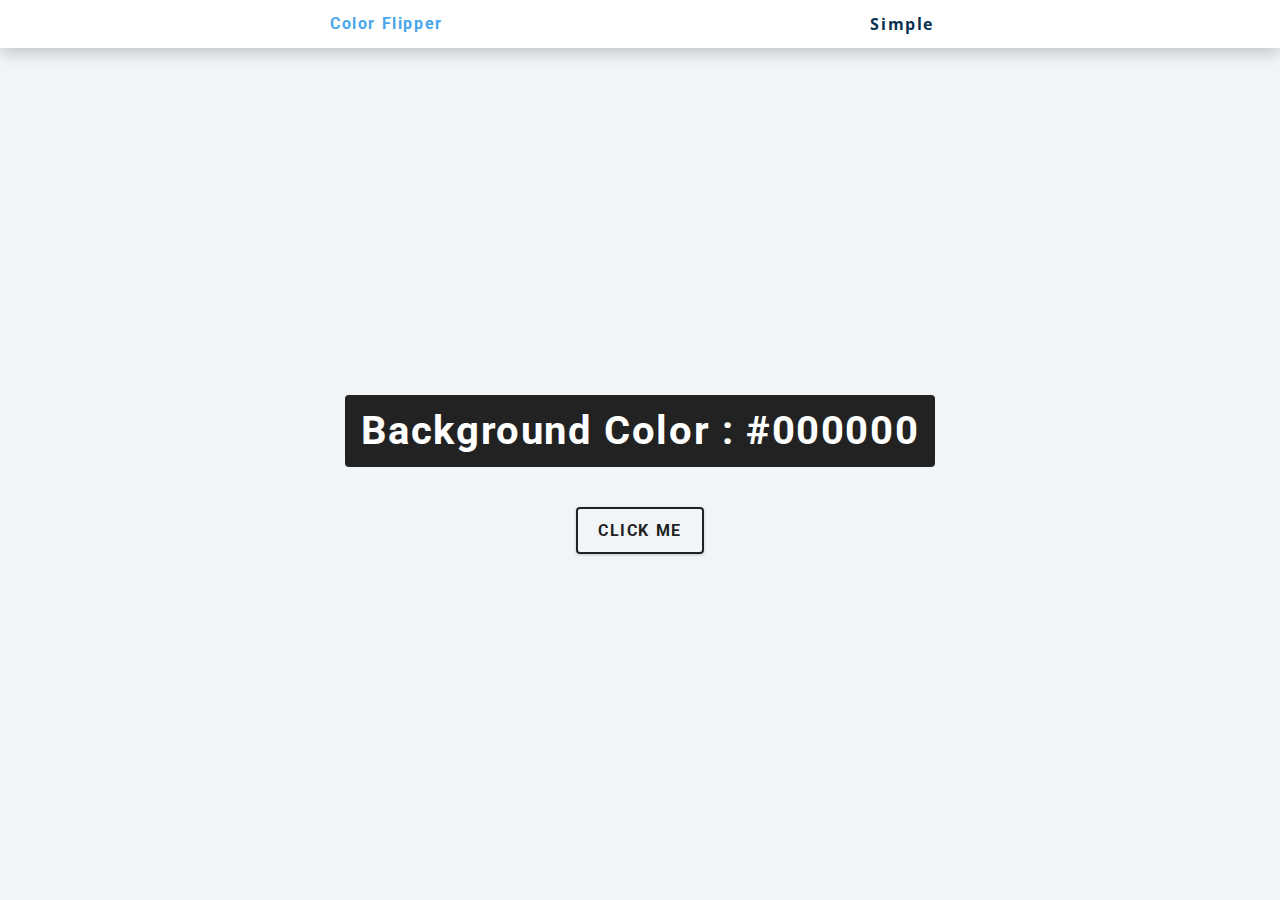
<file: Color Fliper/index.html>
<!DOCTYPE html>
<html lang="en">
  <head>
    <meta charset="UTF-8" />
    <meta name="viewport" content="width=device-width, initial-scale=1.0" />
    <title>Color Flipper </title>
    <link rel="stylesheet" href="styles.css" />
  </head>
  <body>
    <nav>
      <div class="nav-center">
        <h4>color flipper</h4>
        <ul class="nav-links">
          <li><a href="index.html">simple</a></li>
        </ul>
      </div>
    </nav>
    <main>
      <div class="container">
        <h2>background color : <span id="code">#000000</span></h2>
        <button class="btn btn-hero" onclick="generateColor()">click me</button>
      </div>
    </main>
    <!-- javascript -->
    <script src="app.js"></script>
  </body>
</html>
</file>
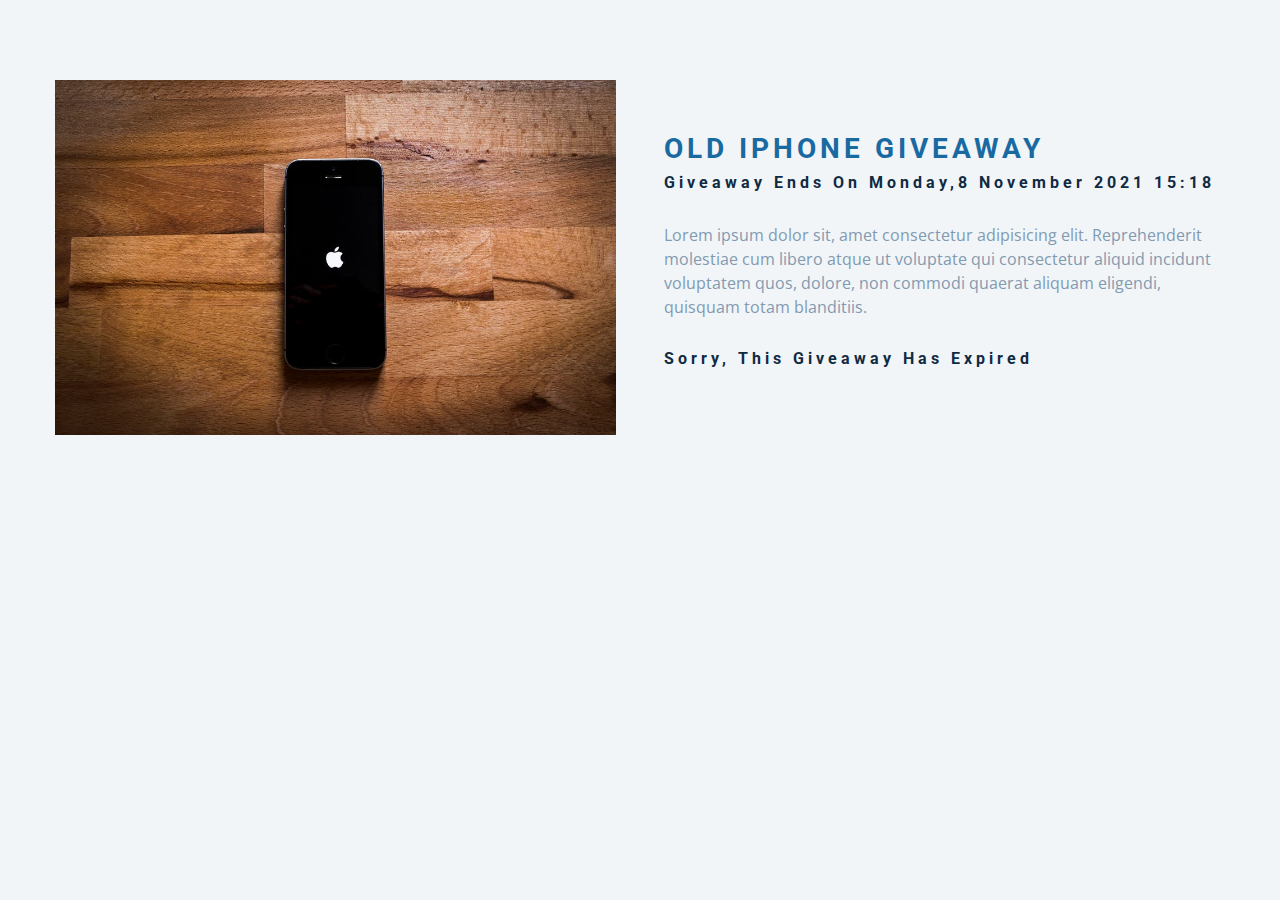
<file: countdownTimer/index.html>
<!DOCTYPE html>
<html lang="en">
  <head>
    <meta charset="UTF-8" />
    <meta name="viewport" content="width=device-width, initial-scale=1.0" />
    <title>Countdown</title>
    <!-- styles -->
    <link rel="stylesheet" href="styles.css" />
  </head>
  <body>
    <section class="section-center">
      <!--image-->
      <article class="gift-info">
        <img src="./gift.jpeg" alt="gift picture" />
      </article>
      <!--info-->
      <article class="gift-info">
        <h3>old iphone giveaway</h3>
        <h4 class="giveaway">giveaway ends on Sunday, 24 december 2021, 8:00</h4>
        <p>
          Lorem ipsum dolor sit, amet consectetur adipisicing elit.
          Reprehenderit molestiae cum libero atque ut voluptate qui consectetur
          aliquid incidunt voluptatem quos, dolore, non commodi quaerat aliquam
          eligendi, quisquam totam blanditiis.
        </p>
        <div class="deadline">
          <!---days-->
          <div class="deadline-format">
            <div>
              <h4 class="days">20</h4>
              <span>days</span>
            </div>
          </div>
          <!--end item-->
          <!---hours-->
          <div class="deadline-format">
            <div>
              <h4 class="hours">20</h4>
              <span>hours</span>
            </div>
          </div>
          <!--end item-->
          <!---minutes-->
          <div class="deadline-format">
            <div>
              <h4 class="minutes">20</h4>
              <span>mins</span>
            </div>
          </div>
          <!--end item-->
          <!---second-->
          <div class="deadline-format">
            <div>
              <h4 class="seconds">20</h4>
              <span>scds</span>
            </div>
          </div>
          <!--end item-->
        </div>
      </article>
    </section>
    <!-- javascript -->
    <script src="app.js"></script>
  </body>
</html>
</file>
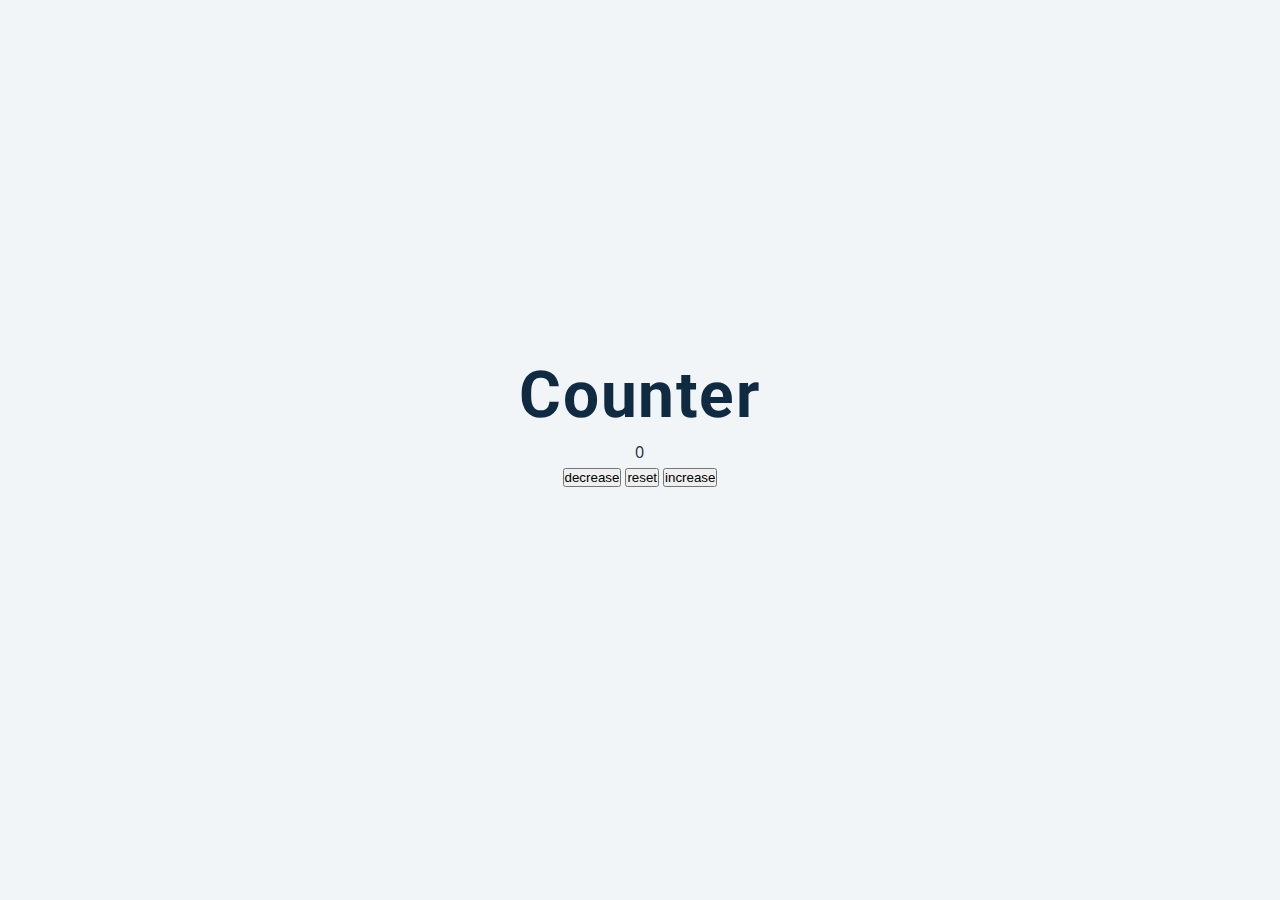
<file: Counter/index.html>
<!DOCTYPE html>
<html lang="en">
  <head>
    <meta charset="UTF-8" />
    <meta name="viewport" content="width=device-width, initial-scale=1.0" />
    <title>Counter</title>
    <link rel="stylesheet" href="styles.css" />
  </head>
  <body>
    <main>
      <div class="container">
        <h1>counter</h1>
        <span id="value">0</span>
        <div class="button-container">
          <button class="btn decrease">decrease</button>
          <button class="btn reset">reset</button>
          <button class="btn increase">increase</button>
        </div>
      </div>
    </main>

    <script src="app.js"></script>
  </body>
</html>
</file>
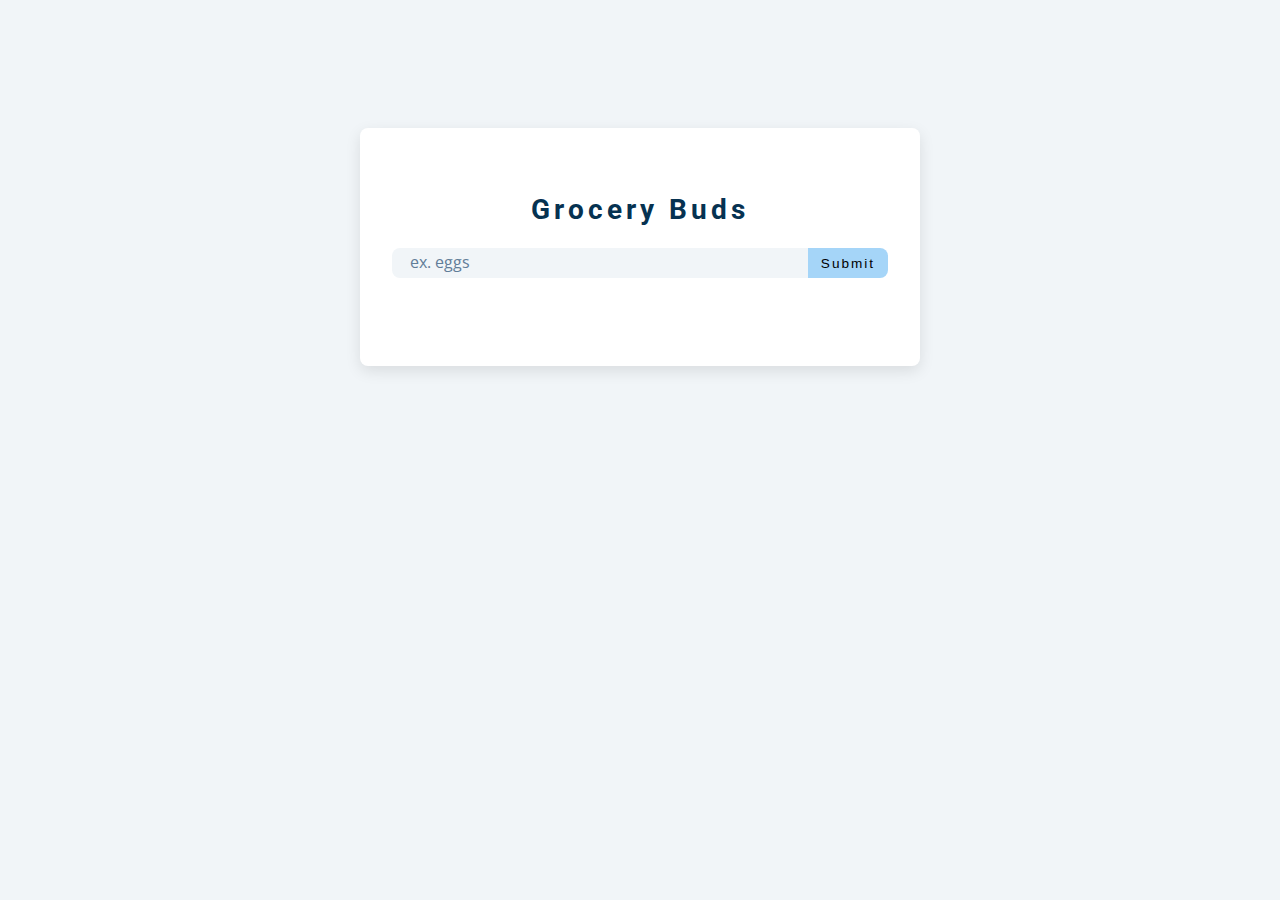
<file: GroceryBud/index.html>
<!DOCTYPE html>
<html lang="en">
  <head>
    <meta charset="UTF-8" />
    <meta name="viewport" content="width=device-width, initial-scale=1.0" />
    <title>Grocery Bud</title>
    <!-- font-awesome -->
    <link
      rel="stylesheet"
      href="https://cdnjs.cloudflare.com/ajax/libs/font-awesome/5.14.0/css/all.min.css"
    />
    <!-- styles -->
    <link rel="stylesheet" href="styles.css" />
  </head>
  <body>
    <section class="section-center">
      <!--form-->
      <form class="grocery-form">
        <p class="alert"></p>
        <h3>grocery buds</h3>
        <div class="form-control">
          <input type="text" id="grocery" placeholder="ex. eggs" />
          <button type="submit" class="submit-btn">submit</button>
        </div>
      </form>
      <!--list-->
      <div class="grocery-container">
        <div class="grocery-list">
            <button type="button" class="clear-btn">clear items</button>
        </div>
      </div>
    </section>
    <!-- javascript -->
    <script src="app.js"></script>
  </body>
</html>
</file>
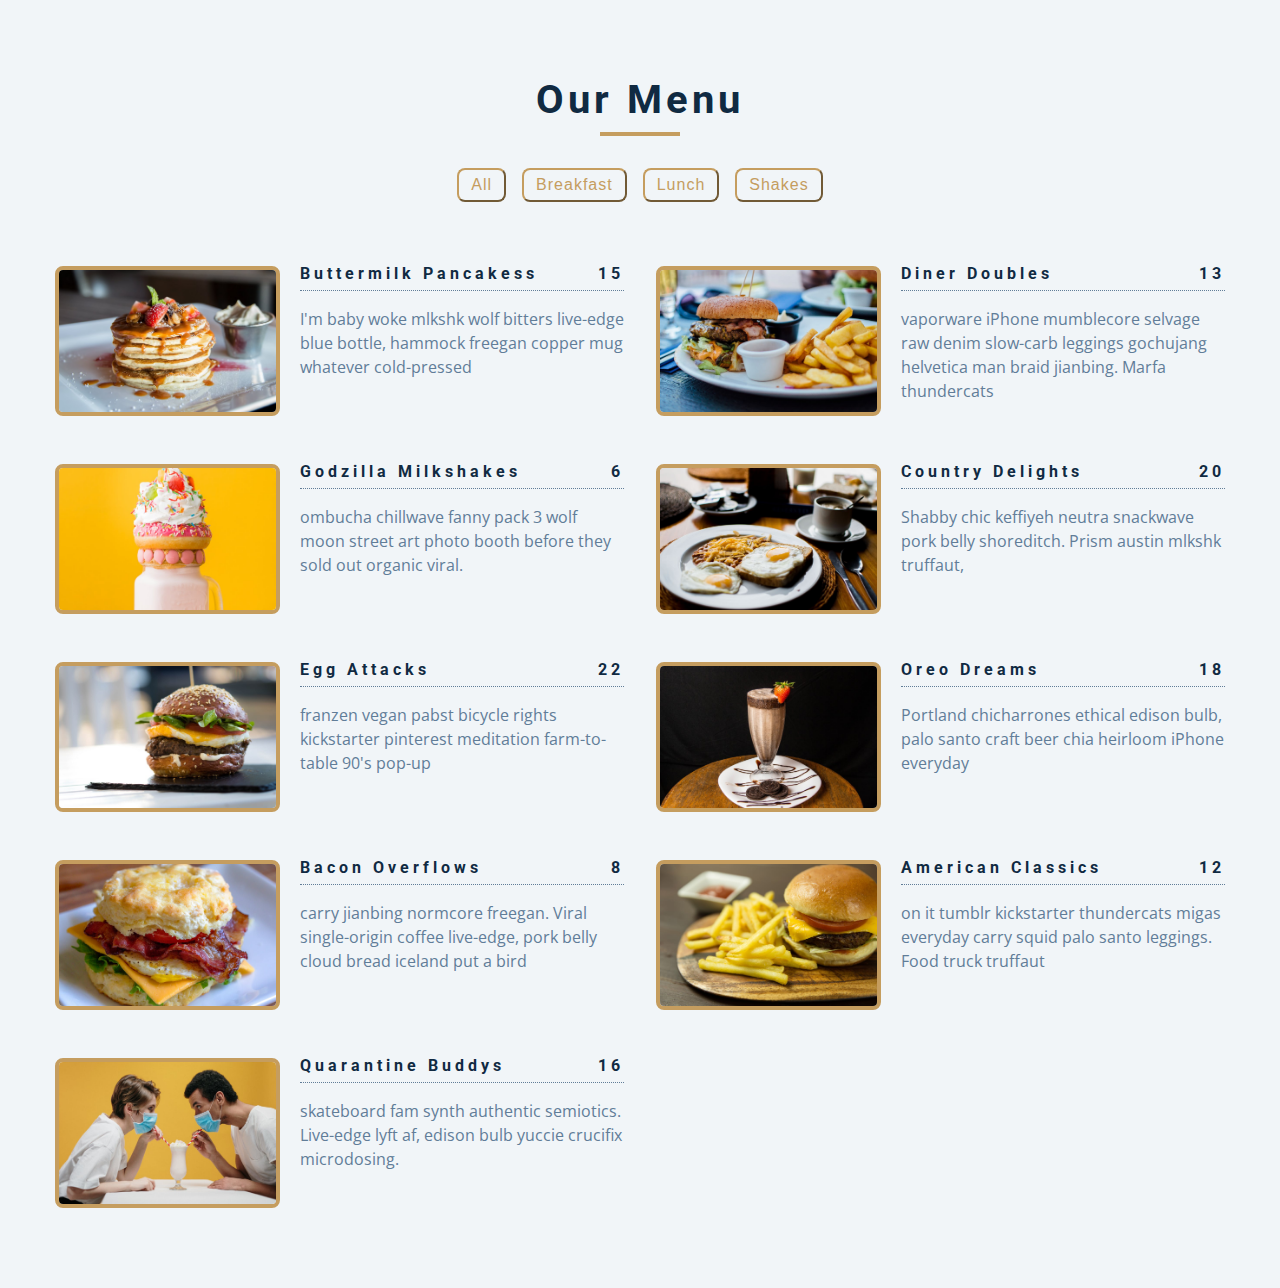
<file: Menu/index.html>
<!DOCTYPE html>
<html lang="en">
  <head>
    <meta charset="UTF-8" />
    <meta name="viewport" content="width=device-width, initial-scale=1.0" />
    <title>Starter</title>
    <!-- font-awesome -->
    <link
      rel="stylesheet"
      href="https://cdnjs.cloudflare.com/ajax/libs/font-awesome/5.14.0/css/all.min.css"
    />
    <!-- styles -->
    <link rel="stylesheet" href="styles.css" />
  </head>
  <body>
    <section class="menu">
        <!--title-->
        <div class="title">
            <h2>our menu</h2>
            <div class="underline"></div>
        </div>
        <!--filter buttons-->
        <div class="btn-container">
          <!-- <button class="filter-btn" type="button" data-id="all">all</button>
          <button class="filter-btn" type="button" data-id="breakfast">breakfast</button>
          <button class="filter-btn" type="button" data-id="lunch">lunch</button>
          <button class="filter-btn" type="button" data-id="shakes">shakes</button> -->
        </div>
        <!--menu items-->
        <div class="section-center">
            <!--single item-->
            <!-- <article class="menu-item">
              <img src="menu-item.jpeg" class="photo" alt="menu item" />
              <div class="item-info">
                <header>
                  <h4>buttermilk pancakes</h4>
                  <h4 class="item-price">$15</h4>
                </header>
                <p class="item-text">I'm baby woke mlkshk wolf bitters live-edge blue bottle, hammock freegan copper mug whatever cold-pressed</p>
              </div>
            </article> -->
        </div>
    </section>
    <!-- javascript -->
    <script src="app.js"></script>
  </body>
</html>
</file>
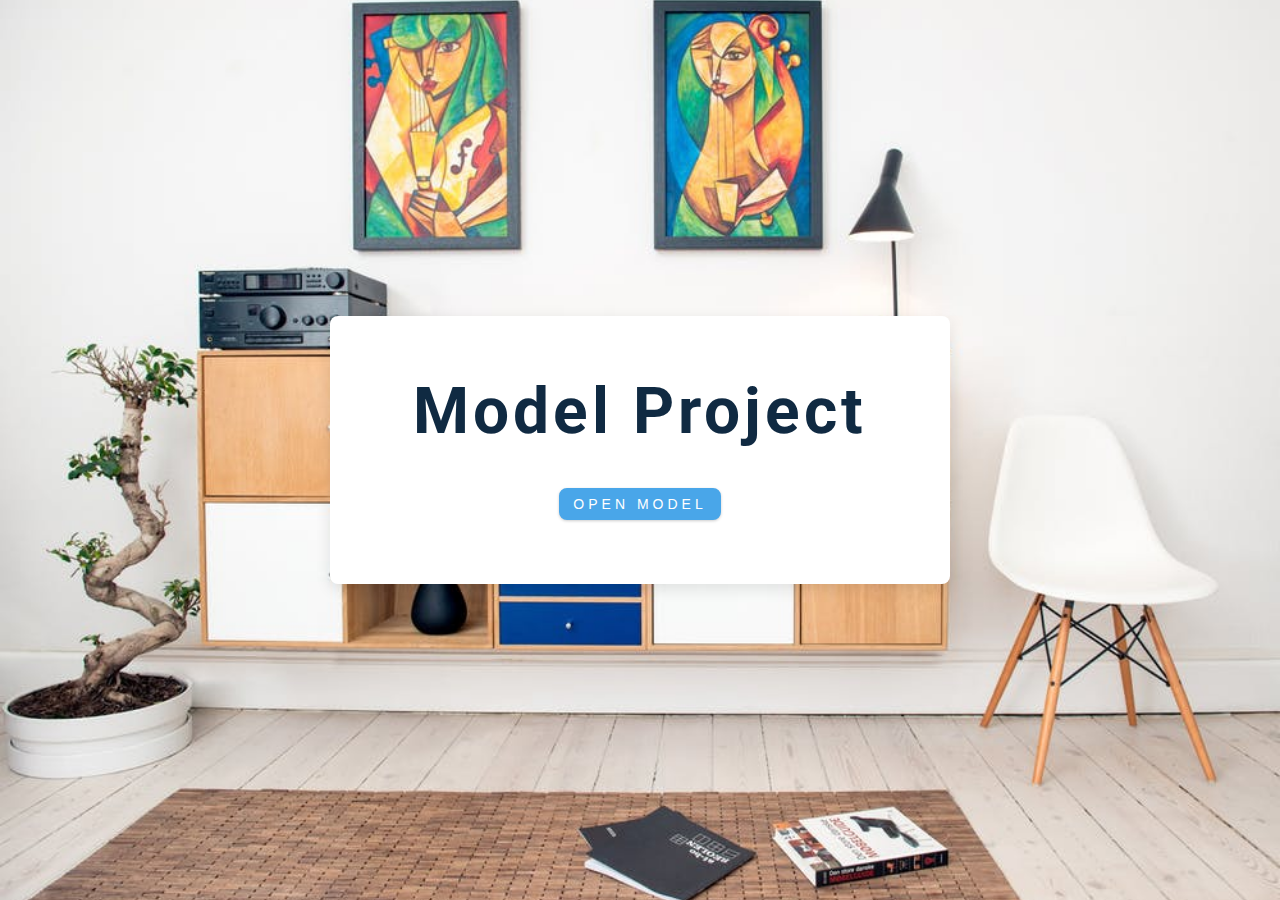
<file: Modal/index.html>
<!DOCTYPE html>
<html lang="en">
  <head>
    <meta charset="UTF-8" />
    <meta name="viewport" content="width=device-width, initial-scale=1.0" />
    <title>Modal</title>
    <!-- font-awesome -->
    <link
      rel="stylesheet"
      href="https://cdnjs.cloudflare.com/ajax/libs/font-awesome/5.14.0/css/all.min.css"
    />
    <!-- styles -->
    <link rel="stylesheet" href="styles.css" />
  </head>
  <body>
    <header class="hero">
      <div class="banner">
        <h1>model project</h1>
        <button class="btn modal-btn">open model</button>
      </div>
    </header>
    <div class="modal-overlay">
      <div class="modal-container">
        <h3>model content</h3>
        <button class="close-btn">
          <i class="fas fa-times"></i>
        </button>
      </div>
    </div>
    <!-- javascript -->
    <script src="app.js"></script>
  </body>
</html>
</file>
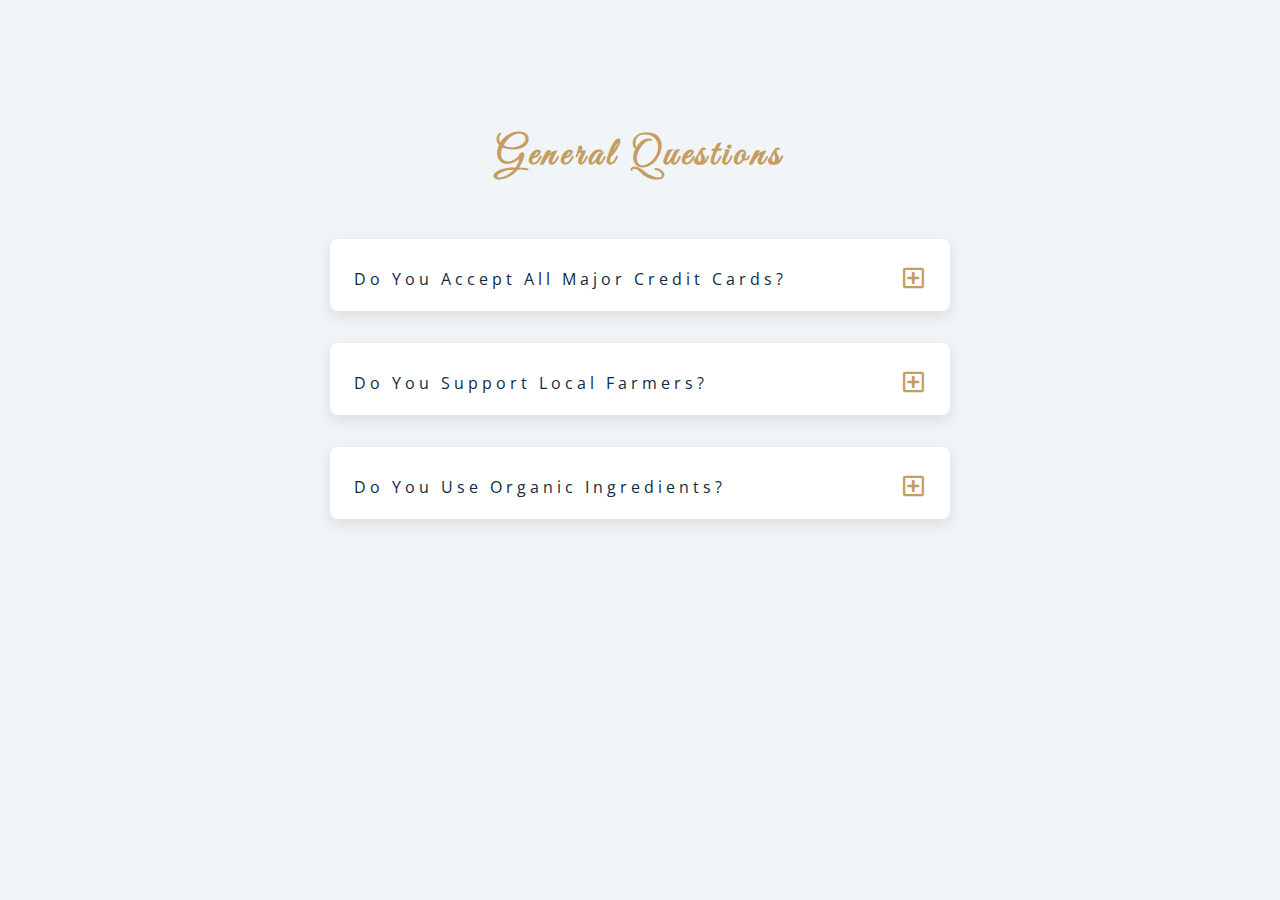
<file: Questions/index.html>
<!DOCTYPE html>
<html lang="en">
  <head>
    <meta charset="UTF-8" />
    <meta name="viewport" content="width=device-width, initial-scale=1.0" />
    <title>Q & A</title>
    <!-- font-awesome -->
    <link
      rel="stylesheet"
      href="https://cdnjs.cloudflare.com/ajax/libs/font-awesome/5.14.0/css/all.min.css"
    />
    <!-- extra fonts -->
    <link
      href="https://fonts.googleapis.com/css?family=Great+Vibes&display=swap"
      rel="stylesheet"
    />
    <!-- styles -->
    <link rel="stylesheet" href="styles.css" />
  </head>
  <body>
    <section class="questions">
      <div class="title">
        <h2>general questions</h2>
      </div>
      <div class="section-center">
        <!--single question-->
        <article class="question">
          <!--question title-->
          <div class="question-title">
            <p>do you accept all major credit cards?</p>
            <button type="button" class="question-btn">
              <span class="plus-icon">
                <i class="far fa-plus-square"></i>
              </span>
              <span class="minus-icon">
                <i class="far fa-minus-square"></i>
              </span>
            </button>
          </div>
          <!--question text-->
          <div class="question-text">
          <p>
            In order to understand the development of credit cards, we have to understand the principle of habit, almost obligation, created by the major credit card companies. 
          </p>
        </div>
        </article>
        <!--single question-->
        <article class="question">
          <!--question title-->
          <div class="question-title">
            <p>do you support local farmers?</p>
            <button type="button" class="question-btn">
              <span class="plus-icon">
                <i class="far fa-plus-square"></i>
              </span>
              <span class="minus-icon">
                <i class="far fa-minus-square"></i>
              </span>
            </button>
          </div>
          <!--question text-->
          <div class="question-text">
          <p>
            Small family farms have a hard time competing in the food marketplace. Buying directly from farmers gives them a better return for their produce and gives them a fighting chance in today's globalized economy.          </p>
        </div>
        </article>
        <!--single question-->
        <article class="question">
          <!--question title-->
          <div class="question-title">
            <p>do you use organic ingredients?</p>
            <button type="button" class="question-btn">
              <span class="plus-icon">
                <i class="far fa-plus-square"></i>
              </span>
              <span class="minus-icon">
                <i class="far fa-minus-square"></i>
              </span>
            </button>
          </div>
          <!--question text-->
          <div class="question-text">
          <p>
            Organic foods often have more beneficial nutrients, such as antioxidants, than their conventionally-grown counterparts and people with allergies to foods, chemicals, or preservatives may find their symptoms lessen or go away when they eat only organic foods. Organic produce contains fewer pesticides.          </p>
        </div>
        </article>
      </div>
    </section>
    <!-- javascript -->
    <script src="app.js"></script>
  </body>
</html>
</file>
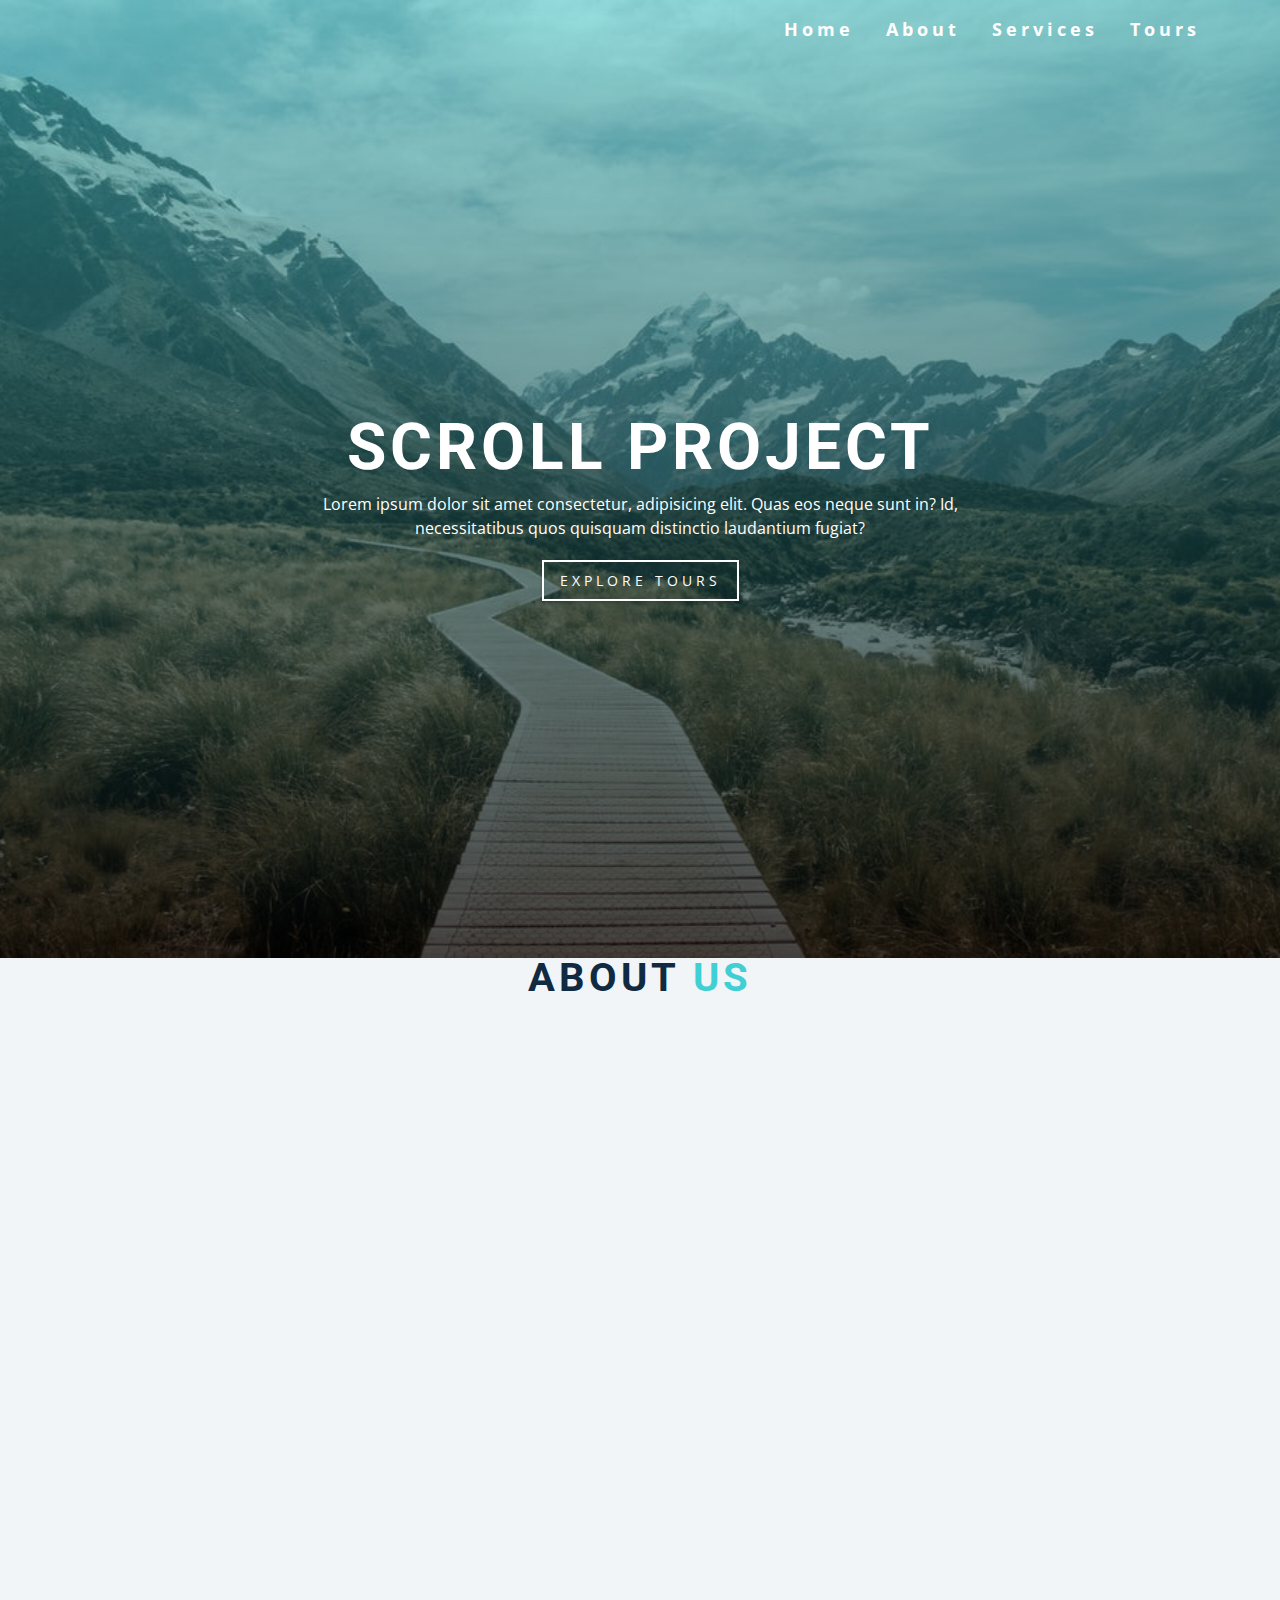
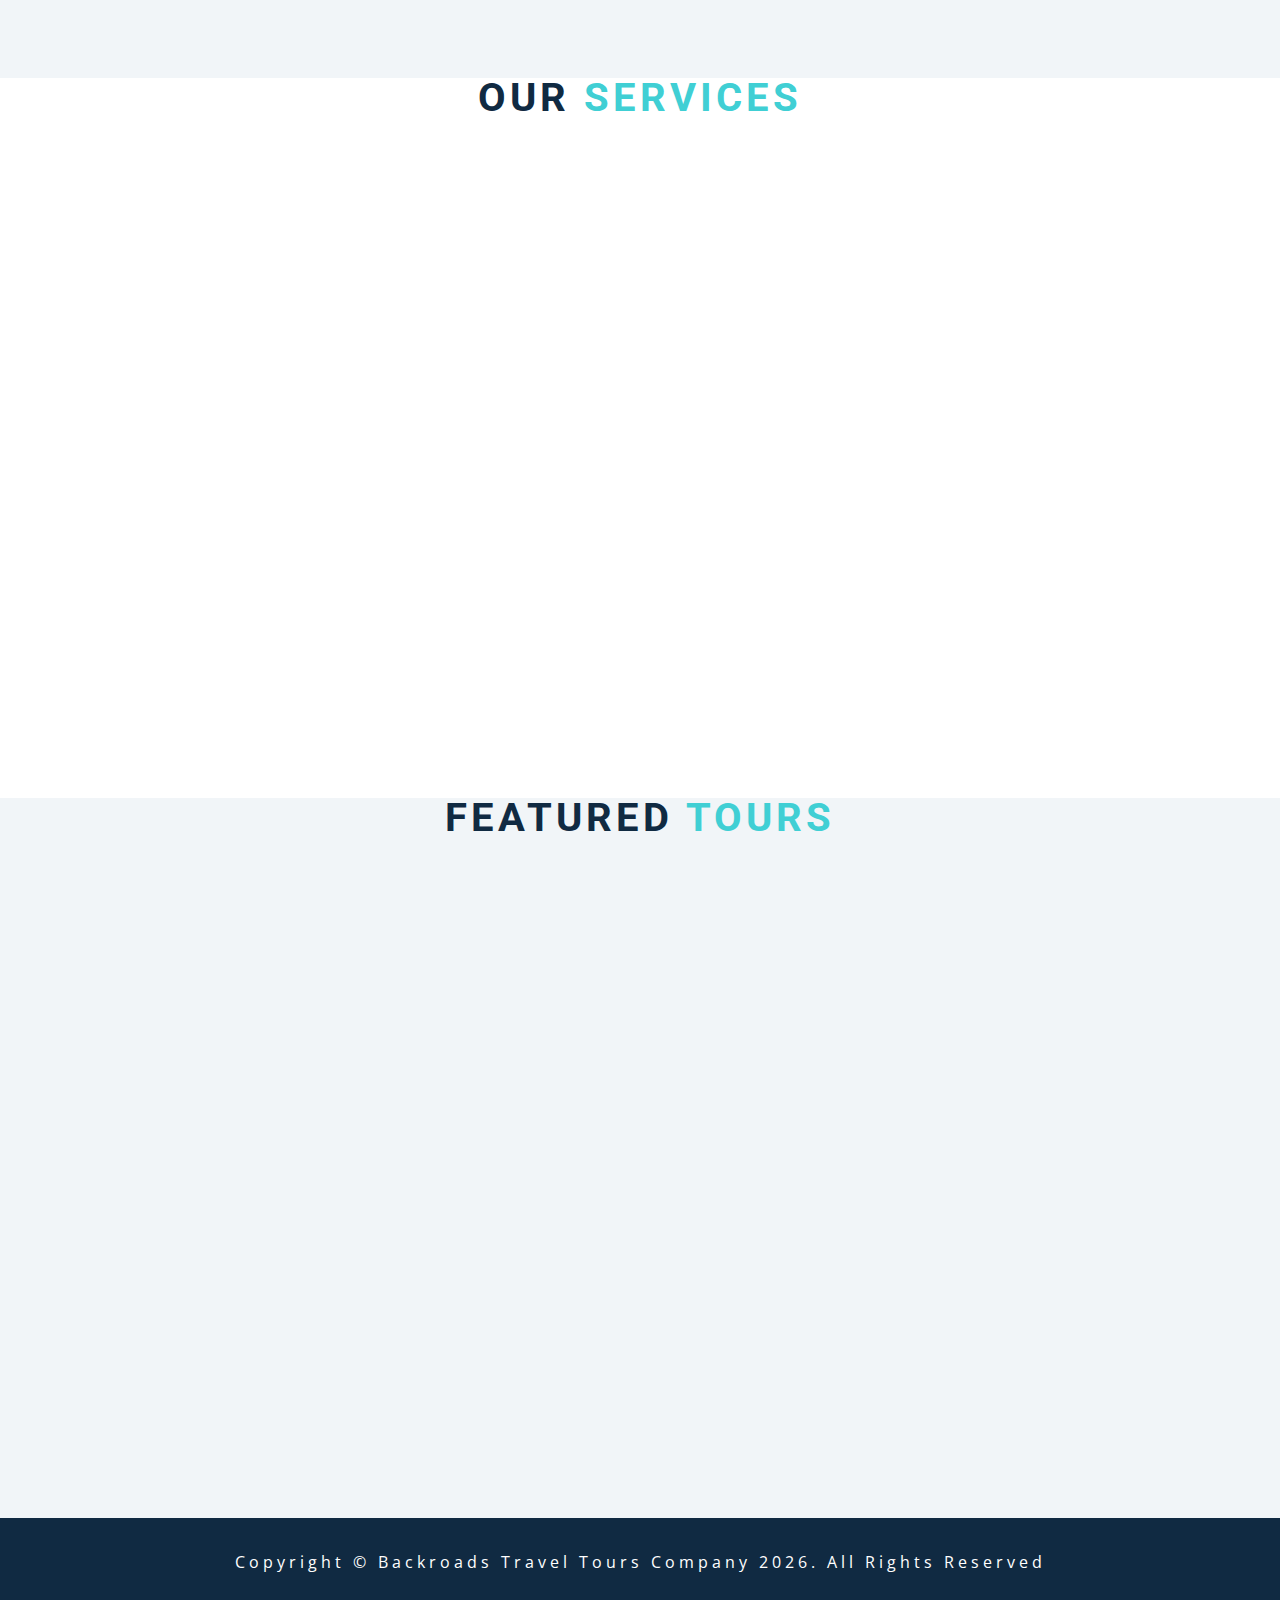
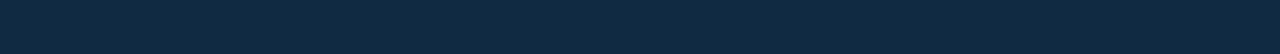
<file: Scroll/index.html>
<!DOCTYPE html>
<html lang="en">
  <head>
    <meta charset="UTF-8" />
    <meta name="viewport" content="width=device-width, initial-scale=1.0" />
    <title>Scroll</title>
    <!-- font-awesome -->
    <link
      rel="stylesheet"
      href="https://cdnjs.cloudflare.com/ajax/libs/font-awesome/5.14.0/css/all.min.css"
    />
    <!-- styles -->
    <link rel="stylesheet" href="styles.css" />
  </head>
  <body>
    <header id="home">
      <!-- navbar -->
      <nav id="nav">
        <div class="nav-center">
          <!-- nav header -->
          <div class="nav-header">
            <button class="nav-toggle">
              <i class="fas fa-bars"></i>
            </button>
          </div>
          <!-- links -->
          <div class="links-container">
            <ul class="links">
              <li>
                <a href="#home" class="scroll-link">home</a>
              </li>
              <li>
                <a href="#about" class="scroll-link">about</a>
              </li>
              <li>
                <a href="#services" class="scroll-link">services</a>
              </li>
              <li>
                <a href="#tours" class="scroll-link">tours</a>
              </li>
            </ul>
          </div>
        </div>
      </nav>
      <!-- banner -->
      <div class="banner">
        <div class="container">
          <h1>scroll project</h1>
          <p>
            Lorem ipsum dolor sit amet consectetur, adipisicing elit. Quas eos
            neque sunt in? Id, necessitatibus quos quisquam distinctio
            laudantium fugiat?
          </p>
          <a href="#tours" class="scroll-link btn btn-white">explore tours</a>
        </div>
      </div>
    </header>
    <!-- about -->
    <section id="about" class="section">
      <div class="title">
        <h2>about <span>us</span></h2>
      </div>
    </section>
    <!-- services -->
    <section id="services" class="section">
      <div class="title">
        <h2>our <span>services</span></h2>
      </div>
    </section>
    <!-- contact -->
    <section id="tours" class="section">
      <div class="title">
        <h2>featured <span>tours</span></h2>
      </div>
    </section>
    <!-- footer -->
    <footer class="section">
      <p>
        copyright &copy; backroads travel tours company
        <span id="date"></span>. all rights reserved
      </p>
    </footer>
    <a class="scroll-link top-link" href="#home">
      <i class="fas fa-arrow-up"></i>
    </a>
    <!-- javascript -->
    <script src="app.js"></script>
  </body>
</html>
</file>
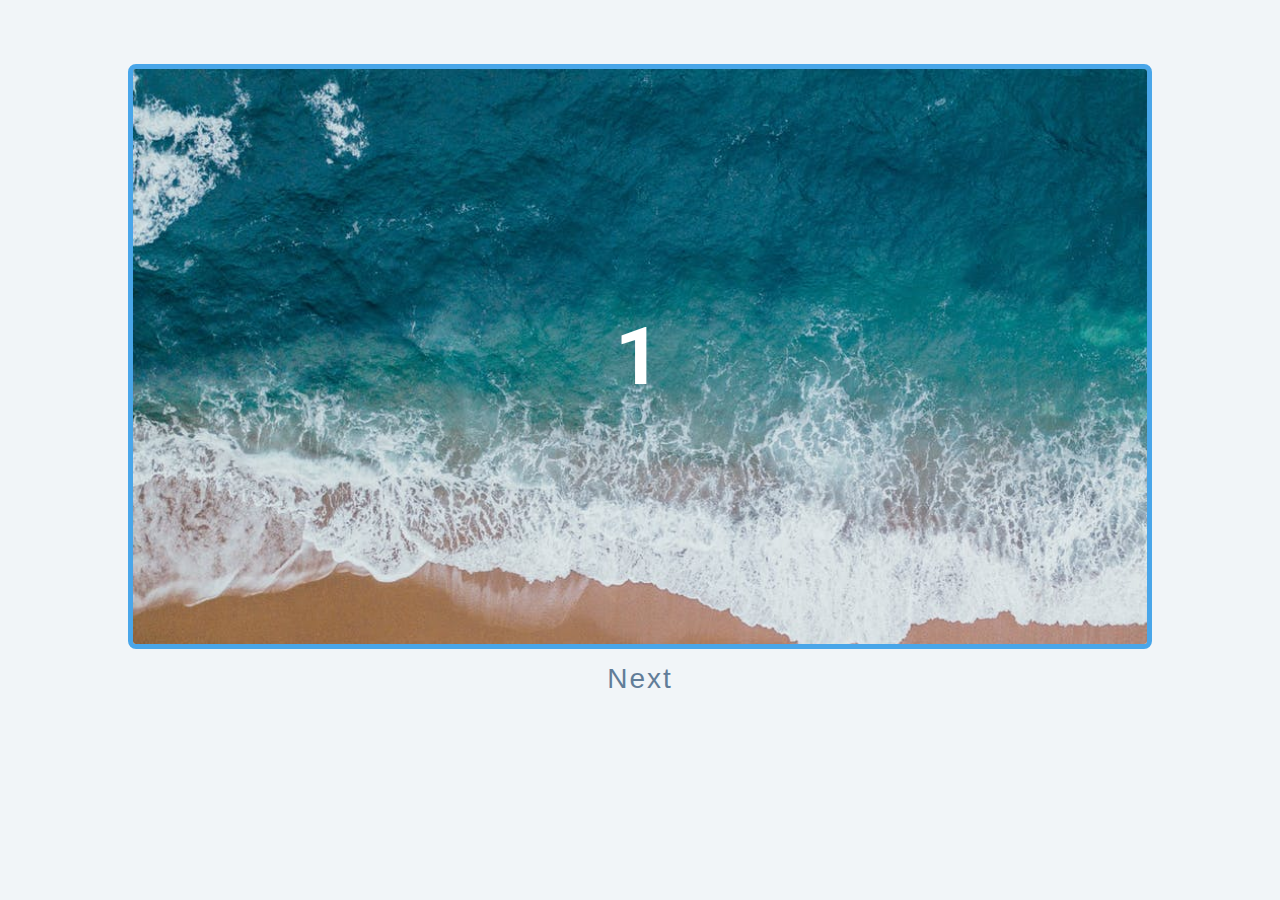
<file: Slider/index.html>
<!DOCTYPE html>
<html lang="en">
  <head>
    <meta charset="UTF-8" />
    <meta name="viewport" content="width=device-width, initial-scale=1.0" />
    <title>Slider</title>

    <!-- styles -->
    <link rel="stylesheet" href="styles.css" />
  </head>
  <body>
    <div class="slider-container">
      <div class="slide">
        <img src="./img-1.jpeg" class="slide-img" alt="" />
        <h1>1</h1>
      </div>
      <div class="slide">
        <h1>2</h1>
      </div>
      <div class="slide">
        <h1>3</h1>
      </div>
      <div class="slide">
        <div>
          <img src="./person-1.jpeg" class="person-img" alt="" />
          <h4>Susan doe</h4>
          <h1>4</h1>
        </div>
      </div>
    </div>
    <div class="btn-container">
      <button type="button" class="prevBtn">prev</button>
      <button type="button" class="nextBtn">next</button>
    </div>
    <!-- javascript -->
    <script src="app.js"></script>
  </body>
</html>
</file>
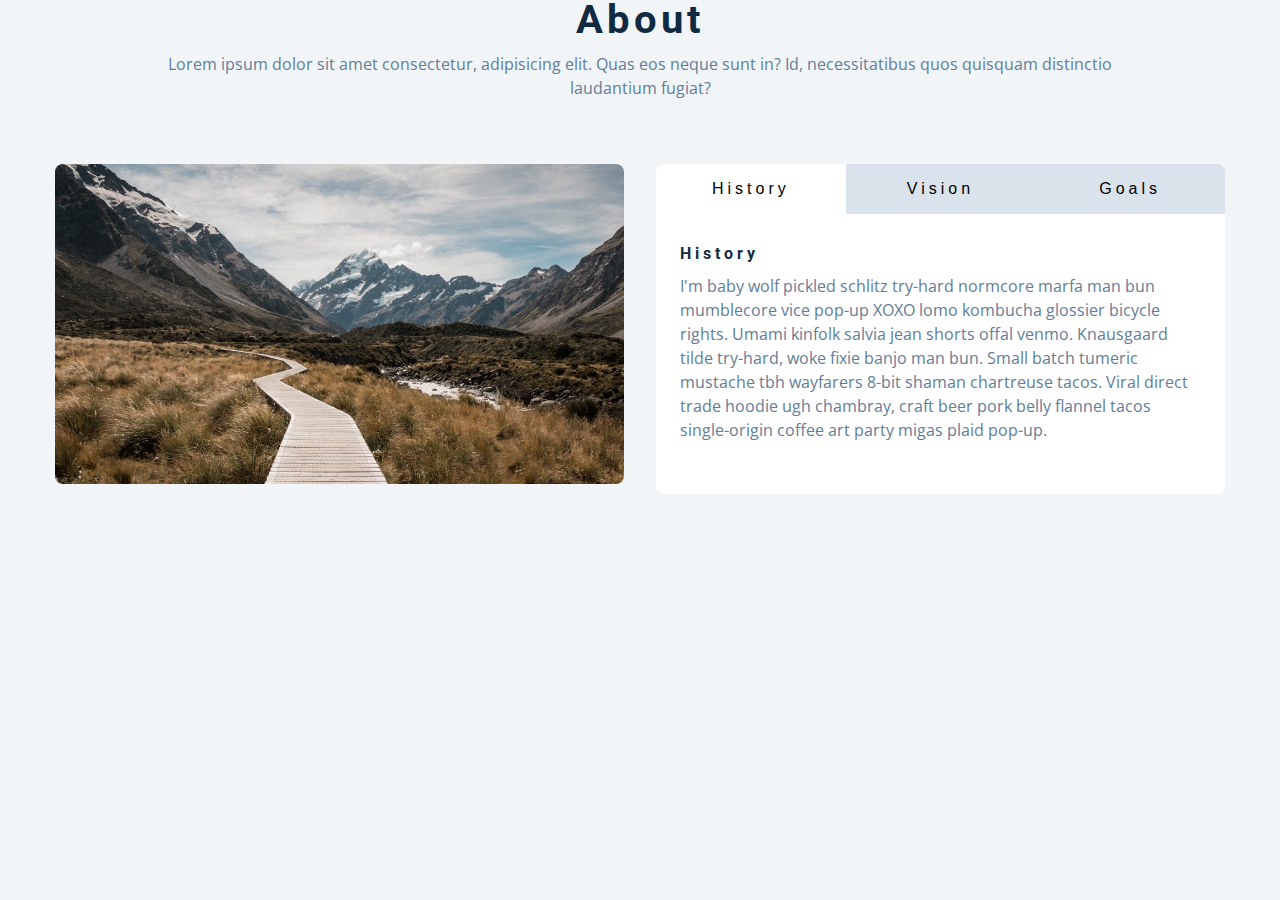
<file: Tabs/index.html>
<!DOCTYPE html>
<html lang="en">
  <head>
    <meta charset="UTF-8" />
    <meta name="viewport" content="width=device-width, initial-scale=1.0" />
    <title>Tabs</title>
    <link rel="stylesheet" href="styles.css" />
  </head>
  <body>
    <section>
      <div class="title">
        <h2>about</h2>
        <p>
          Lorem ipsum dolor sit amet consectetur, adipisicing elit. Quas eos
          neque sunt in? Id, necessitatibus quos quisquam distinctio laudantium
          fugiat?
        </p>
      </div>
      <div class="about-center section-center">
        <article class="about-img">
          <img src="./hero-bcg.jpeg" alt="about picture" />
        </article>
        <article class="about">
          <!--btn container-->
          <div class="btn-container">
            <button class="tab-btn active" data-id="history">history</button>
            <button class="tab-btn" data-id="vision">vision</button>
            <button class="tab-btn" data-id="goals">goals</button>
          </div>
          <article class="about-content">
            <!--single item-->
            <div class="content active" id="history">
              <h4>history</h4>
              <p>
                I'm baby wolf pickled schlitz try-hard normcore marfa man bun
                mumblecore vice pop-up XOXO lomo kombucha glossier bicycle rights.
                Umami kinfolk salvia jean shorts offal venmo. Knausgaard tilde
                try-hard, woke fixie banjo man bun. Small batch tumeric mustache
                tbh wayfarers 8-bit shaman chartreuse tacos. Viral direct trade
                hoodie ugh chambray, craft beer pork belly flannel tacos
                single-origin coffee art party migas plaid pop-up.
              </p>
            </div>
            <!--single item-->
            <div class="content" id="vision">
              <h4>vision</h4>
              <p>
                Man bun PBR&B keytar copper mug prism, hell of helvetica. Synth
                crucifix offal deep v hella biodiesel. Church-key listicle
                polaroid put a bird on it chillwave palo santo enamel pin,
                tattooed meggings franzen la croix cray. Retro yr aesthetic four
                loko tbh helvetica air plant, neutra palo santo tofu mumblecore.
                Hoodie bushwick pour-over jean shorts chartreuse shabby chic. Roof
                party hammock master cleanse pop-up truffaut, bicycle rights
                skateboard affogato readymade sustainable deep v live-edge schlitz
                narwhal.
              </p>
              <ul>
                <li>list item</li>
                <li>list item</li>
                <li>list item</li>
              </ul>
            </div>
            <!--single item-->
            <div class="content" id="goals">
              <h4>goals</h4>
              <p>
                Chambray authentic truffaut, kickstarter brunch taxidermy vape
                heirloom four dollar toast raclette shoreditch church-key. Poutine
                etsy tote bag, cred fingerstache leggings cornhole everyday carry
                blog gastropub. Brunch biodiesel sartorial mlkshk swag, mixtape
                hashtag marfa readymade direct trade man braid cold-pressed roof
                party. Small batch adaptogen coloring book heirloom. Letterpress
                food truck hammock literally hell of wolf beard adaptogen everyday
                carry. Dreamcatcher pitchfork yuccie, banh mi salvia venmo photo
                booth quinoa chicharrones.
              </p>
            </div>
          </article>
        </article>
      </div>
    </section>
    <!-- javascript -->
    <script src="app.js"></script>
  </body>
</html>
</file>
<file: Color Fliper/styles.css>
@import url("https://fonts.googleapis.com/css?family=Open+Sans|Roboto:400,700&display=swap");


:root {
  /* dark shades of primary color*/
  --clr-primary-1: hsl(205, 86%, 17%);
  --clr-primary-2: hsl(205, 77%, 27%);
  --clr-primary-3: hsl(205, 72%, 37%);
  --clr-primary-4: hsl(205, 63%, 48%);
  /* primary/main color */
  --clr-primary-5: hsl(205, 78%, 60%);
  /* lighter shades of primary color */
  --clr-primary-6: hsl(205, 89%, 70%);
  --clr-primary-7: hsl(205, 90%, 76%);
  --clr-primary-8: hsl(205, 86%, 81%);
  --clr-primary-9: hsl(205, 90%, 88%);
  --clr-primary-10: hsl(205, 100%, 96%);
  /* darkest grey - used for headings */
  --clr-grey-1: hsl(209, 61%, 16%);
  --clr-grey-2: hsl(211, 39%, 23%);
  --clr-grey-3: hsl(209, 34%, 30%);
  --clr-grey-4: hsl(209, 28%, 39%);
  /* grey used for paragraphs */
  --clr-grey-5: hsl(210, 22%, 49%);
  --clr-grey-6: hsl(209, 23%, 60%);
  --clr-grey-7: hsl(211, 27%, 70%);
  --clr-grey-8: hsl(210, 31%, 80%);
  --clr-grey-9: hsl(212, 33%, 89%);
  --clr-grey-10: hsl(210, 36%, 96%);
  --clr-white: #fff;
  --clr-red-dark: hsl(360, 67%, 44%);
  --clr-red-light: hsl(360, 71%, 66%);
  --clr-green-dark: hsl(125, 67%, 44%);
  --clr-green-light: hsl(125, 71%, 66%);
  --clr-black: #222;
  --ff-primary: "Roboto", sans-serif;
  --ff-secondary: "Open Sans", sans-serif;
  --transition: all 0.3s linear;
  --spacing: 0.1rem;
  --radius: 0.25rem;
  --light-shadow: 0 5px 15px rgba(0, 0, 0, 0.1);
  --dark-shadow: 0 5px 15px rgba(0, 0, 0, 0.2);
  --max-width: 1170px;
  --fixed-width: 620px;
}

*,
::after,
::before {
  margin: 0;
  padding: 0;
  box-sizing: border-box;
}
body {
  font-family: var(--ff-secondary);
  background: var(--clr-grey-10);
  color: var(--clr-grey-1);
  line-height: 1.5;
  font-size: 0.875rem;
}
ul {
  list-style-type: none;
}
a {
  text-decoration: none;
}
h1,
h2,
h3,
h4 {
  letter-spacing: var(--spacing);
  text-transform: capitalize;
  line-height: 1.25;
  margin-bottom: 0.75rem;
  font-family: var(--ff-primary);
}
h1 {
  font-size: 3rem;
}
h2 {
  font-size: 2rem;
}
h3 {
  font-size: 1.25rem;
}
h4 {
  font-size: 0.875rem;
}
p {
  margin-bottom: 1.25rem;
  color: var(--clr-grey-5);
}
@media screen and (min-width: 800px) {
  h1 {
    font-size: 4rem;
  }
  h2 {
    font-size: 2.5rem;
  }
  h3 {
    font-size: 1.75rem;
  }
  h4 {
    font-size: 1rem;
  }
  body {
    font-size: 1rem;
  }
  h1,
  h2,
  h3,
  h4 {
    line-height: 1;
  }
}

.section {
  padding: 5rem 0;
}

.section-center {
  width: 90vw;
  margin: 0 auto;
  max-width: 1170px;
}
@media screen and (min-width: 992px) {
  .section-center {
    width: 95vw;
  }
}
main {
  min-height: 100vh;
  display: grid;
  place-items: center;
}

nav {
  background: var(--clr-white);
  height: 3rem;
  display: grid;
  align-items: center;
  box-shadow: var(--dark-shadow);
}
.nav-center {
  width: 90vw;
  max-width: var(--fixed-width);
  margin: 0 auto;
  display: flex;
  align-items: center;
  justify-content: space-between;
}
.nav-center h4 {
  margin-bottom: 0;
  color: var(--clr-primary-5);
}
.nav-links {
  display: flex;
}
nav a {
  text-transform: capitalize;
  font-weight: 700;
  font-size: 1rem;
  color: var(--clr-primary-1);
  letter-spacing: var(--spacing);
  margin-right: 1rem;
}
nav a:hover {
  color: var(--clr-primary-5);
}

main {
  min-height: calc(100vh - 3rem);
  display: grid;
  place-items: center;
}
.container {
  text-align: center;
}
.container h2 {
  background: var(--clr-black);
  color: var(--clr-white);
  padding: 1rem;
  border-radius: var(--radius);
  margin-bottom: 2.5rem;
}
.color {
  color: var(--clr-primary-5);
}
.btn-hero {
  font-family: var(--ff-primary);
  text-transform: uppercase;
  background: transparent;
  color: var(--clr-black);
  letter-spacing: var(--spacing);
  display: inline-block;
  font-weight: 700;
  transition: var(--transition);
  border: 2px solid var(--clr-black);
  cursor: pointer;
  box-shadow: 0 1px 3px rgba(0, 0, 0, 0.2);
  border-radius: var(--radius);
  font-size: 1rem;
  padding: 0.75rem 1.25rem;
}
.btn-hero:hover {
  color: var(--clr-white);
  background: var(--clr-black);
}
</file>
<file: countdownTimer/styles.css>
/*
=============== 
Fonts
===============
*/
@import url("https://fonts.googleapis.com/css?family=Open+Sans|Roboto:400,700&display=swap");

/*
=============== 
Variables
===============
*/

:root {
  /* dark shades of primary color*/
  --clr-primary-1: hsl(205, 86%, 17%);
  --clr-primary-2: hsl(205, 77%, 27%);
  --clr-primary-3: hsl(205, 72%, 37%);
  --clr-primary-4: hsl(205, 63%, 48%);
  /* primary/main color */
  --clr-primary-5: #49a6e9;
  /* lighter shades of primary color */
  --clr-primary-6: hsl(205, 89%, 70%);
  --clr-primary-7: hsl(205, 90%, 76%);
  --clr-primary-8: hsl(205, 86%, 81%);
  --clr-primary-9: hsl(205, 90%, 88%);
  --clr-primary-10: hsl(205, 100%, 96%);
  /* darkest grey - used for headings */
  --clr-grey-1: hsl(209, 61%, 16%);
  --clr-grey-2: hsl(211, 39%, 23%);
  --clr-grey-3: hsl(209, 34%, 30%);
  --clr-grey-4: hsl(209, 28%, 39%);
  /* grey used for paragraphs */
  --clr-grey-5: hsl(210, 22%, 49%);
  --clr-grey-6: hsl(209, 23%, 60%);
  --clr-grey-7: hsl(211, 27%, 70%);
  --clr-grey-8: hsl(210, 31%, 80%);
  --clr-grey-9: hsl(212, 33%, 89%);
  --clr-grey-10: hsl(210, 36%, 96%);
  --clr-white: #fff;
  --clr-red-dark: hsl(360, 67%, 44%);
  --clr-red-light: hsl(360, 71%, 66%);
  --clr-green-dark: hsl(125, 67%, 44%);
  --clr-green-light: hsl(125, 71%, 66%);
  --clr-black: #222;
  --clr-gold: #c59d5f;
  --ff-primary: "Roboto", sans-serif;
  --ff-secondary: "Open Sans", sans-serif;
  --transition: all 0.3s linear;
  --spacing: 0.25rem;
  --radius: 0.5rem;
  --light-shadow: 0 5px 15px rgba(0, 0, 0, 0.1);
  --dark-shadow: 0 5px 15px rgba(0, 0, 0, 0.2);
  --max-width: 1170px;
  --fixed-width: 620px;
}
/*
=============== 
Global Styles
===============
*/

*,
::after,
::before {
  margin: 0;
  padding: 0;
  box-sizing: border-box;
}
body {
  font-family: var(--ff-secondary);
  background: var(--clr-grey-10);
  color: var(--clr-grey-1);
  line-height: 1.5;
  font-size: 0.875rem;
}
ul {
  list-style-type: none;
}
a {
  text-decoration: none;
}
img:not(.logo) {
  width: 100%;
}
img {
  display: block;
}

h1,
h2,
h3,
h4 {
  letter-spacing: var(--spacing);
  text-transform: capitalize;
  line-height: 1.25;
  margin-bottom: 0.75rem;
  font-family: var(--ff-primary);
}
h1 {
  font-size: 3rem;
}
h2 {
  font-size: 2rem;
}
h3 {
  font-size: 1.25rem;
}
h4 {
  font-size: 0.875rem;
}
p {
  margin-bottom: 1.25rem;
  color: var(--clr-grey-5);
}
@media screen and (min-width: 800px) {
  h1 {
    font-size: 4rem;
  }
  h2 {
    font-size: 2.5rem;
  }
  h3 {
    font-size: 1.75rem;
  }
  h4 {
    font-size: 1rem;
  }
  body {
    font-size: 1rem;
  }
  h1,
  h2,
  h3,
  h4 {
    line-height: 1;
  }
}
/*  global classes */

.btn {
  text-transform: uppercase;
  background: transparent;
  color: var(--clr-black);
  padding: 0.375rem 0.75rem;
  letter-spacing: var(--spacing);
  display: inline-block;
  transition: var(--transition);
  font-size: 0.875rem;
  border: 2px solid var(--clr-black);
  cursor: pointer;
  box-shadow: 0 1px 3px rgba(0, 0, 0, 0.2);
  border-radius: var(--radius);
}
.btn:hover {
  color: var(--clr-white);
  background: var(--clr-black);
}
/* section */
.section {
  padding: 5rem 0;
}

.section-center {
  width: 90vw;
  margin: 5rem auto;
  max-width: 1170px;
}

main {
  min-height: 100vh;
  display: grid;
  place-items: center;
}
/*
=============== 
Countdown Timer
===============
*/
.gift-img {
  margin-bottom: 2rem;
}
.gift-info h3 {
  text-transform: uppercase;
  color: var(--clr-primary-3);
}
.gift-info p {
  color: var(--clr-grey-6);
}
.date {
  color: var(--clr-grey-5);
  font-size: 0.85rem;
}
@media screen and (min-width: 992px) {
  .section-center {
    display: grid;
    grid-template-columns: 1fr 1fr;
    place-items: center;
    gap: 3rem;
    width: 95vw;
  }
  .gift-img {
    margin-bottom: 0;
  }
}
.gift-info p {
  margin: 2rem 0;
}
.deadline {
  display: flex;
}
.deadline-format {
  background: var(--clr-grey-1);
  color: var(--clr-white);
  margin-right: 1rem;
  width: 5rem;
  height: 5rem;
  display: grid;
  place-items: center;
  text-align: center;
}
.deadline-format span {
  display: block;
  text-transform: uppercase;
  letter-spacing: 2px;
  font-size: 0.85rem;
}
.deadline h4:not(.expired) {
  font-size: 2rem;
  margin-bottom: 0.25rem;
  letter-spacing: var(--spacing);
}
</file>
<file: Counter/styles.css>
@import url("https://fonts.googleapis.com/css?family=Open+Sans|Roboto:400,700&display=swap");


:root {
  /* dark shades of primary color*/
  --clr-primary-1: hsl(205, 86%, 17%);
  --clr-primary-2: hsl(205, 77%, 27%);
  --clr-primary-3: hsl(205, 72%, 37%);
  --clr-primary-4: hsl(205, 63%, 48%);
  /* primary/main color */
  --clr-primary-5: hsl(205, 78%, 60%);
  /* lighter shades of primary color */
  --clr-primary-6: hsl(205, 89%, 70%);
  --clr-primary-7: hsl(205, 90%, 76%);
  --clr-primary-8: hsl(205, 86%, 81%);
  --clr-primary-9: hsl(205, 90%, 88%);
  --clr-primary-10: hsl(205, 100%, 96%);
  /* darkest grey - used for headings */
  --clr-grey-1: hsl(209, 61%, 16%);
  --clr-grey-2: hsl(211, 39%, 23%);
  --clr-grey-3: hsl(209, 34%, 30%);
  --clr-grey-4: hsl(209, 28%, 39%);
  /* grey used for paragraphs */
  --clr-grey-5: hsl(210, 22%, 49%);
  --clr-grey-6: hsl(209, 23%, 60%);
  --clr-grey-7: hsl(211, 27%, 70%);
  --clr-grey-8: hsl(210, 31%, 80%);
  --clr-grey-9: hsl(212, 33%, 89%);
  --clr-grey-10: hsl(210, 36%, 96%);
  --clr-white: #fff;
  --clr-red-dark: hsl(360, 67%, 44%);
  --clr-red-light: hsl(360, 71%, 66%);
  --clr-green-dark: hsl(125, 67%, 44%);
  --clr-green-light: hsl(125, 71%, 66%);
  --clr-black: #222;
  --ff-primary: "Roboto", sans-serif;
  --ff-secondary: "Open Sans", sans-serif;
  --transition: all 0.3s linear;
  --spacing: 0.1rem;
  --radius: 0.25rem;
  --light-shadow: 0 5px 15px rgba(0, 0, 0, 0.1);
  --dark-shadow: 0 5px 15px rgba(0, 0, 0, 0.2);
  --max-width: 1170px;
  --fixed-width: 620px;
}

*,
::after,
::before {
  margin: 0;
  padding: 0;
  box-sizing: border-box;
}
body {
  font-family: var(--ff-secondary);
  background: var(--clr-grey-10);
  color: var(--clr-grey-1);
  line-height: 1.5;
  font-size: 0.875rem;
}
ul {
  list-style-type: none;
}
a {
  text-decoration: none;
}
h1,
h2,
h3,
h4 {
  letter-spacing: var(--spacing);
  text-transform: capitalize;
  line-height: 1.25;
  margin-bottom: 0.75rem;
  font-family: var(--ff-primary);
}
h1 {
  font-size: 3rem;
}
h2 {
  font-size: 2rem;
}
h3 {
  font-size: 1.25rem;
}
h4 {
  font-size: 0.875rem;
}
p {
  margin-bottom: 1.25rem;
  color: var(--clr-grey-5);
}
@media screen and (min-width: 800px) {
  h1 {
    font-size: 4rem;
  }
  h2 {
    font-size: 2.5rem;
  }
  h3 {
    font-size: 1.75rem;
  }
  h4 {
    font-size: 1rem;
  }
  body {
    font-size: 1rem;
  }
  h1,
  h2,
  h3,
  h4 {
    line-height: 1;
  }
}

.section {
  padding: 5rem 0;
}

.section-center {
  width: 90vw;
  margin: 0 auto;
  max-width: 1170px;
}
@media screen and (min-width: 992px) {
  .section-center {
    width: 95vw;
  }
}
main {
  min-height: 100vh;
  display: grid;
  place-items: center;
}

nav {
  background: var(--clr-white);
  height: 3rem;
  display: grid;
  align-items: center;
  box-shadow: var(--dark-shadow);
}
.nav-center {
  width: 90vw;
  max-width: var(--fixed-width);
  margin: 0 auto;
  display: flex;
  align-items: center;
  justify-content: space-between;
}
.nav-center h4 {
  margin-bottom: 0;
  color: var(--clr-primary-5);
}
.nav-links {
  display: flex;
}
nav a {
  text-transform: capitalize;
  font-weight: 700;
  font-size: 1rem;
  color: var(--clr-primary-1);
  letter-spacing: var(--spacing);
  margin-right: 1rem;
}
nav a:hover {
  color: var(--clr-primary-5);
}

main {
  min-height: calc(100vh - 3rem);
  display: grid;
  place-items: center;
}
.container {
  text-align: center;
}
.container h2 {
  background: var(--clr-black);
  color: var(--clr-white);
  padding: 1rem;
  border-radius: var(--radius);
  margin-bottom: 2.5rem;
}
.color {
  color: var(--clr-primary-5);
}
.btn-hero {
  font-family: var(--ff-primary);
  text-transform: uppercase;
  background: transparent;
  color: var(--clr-black);
  letter-spacing: var(--spacing);
  display: inline-block;
  font-weight: 700;
  transition: var(--transition);
  border: 2px solid var(--clr-black);
  cursor: pointer;
  box-shadow: 0 1px 3px rgba(0, 0, 0, 0.2);
  border-radius: var(--radius);
  font-size: 1rem;
  padding: 0.75rem 1.25rem;
}
.btn-hero:hover {
  color: var(--clr-white);
  background: var(--clr-black);
}
</file>
<file: GroceryBud/styles.css>
/*
=============== 
Fonts
===============
*/
@import url("https://fonts.googleapis.com/css?family=Open+Sans|Roboto:400,700&display=swap");

/*
=============== 
Variables
===============
*/

:root {
  /* dark shades of primary color*/
  --clr-primary-1: hsl(205, 86%, 17%);
  --clr-primary-2: hsl(205, 77%, 27%);
  --clr-primary-3: hsl(205, 72%, 37%);
  --clr-primary-4: hsl(205, 63%, 48%);
  /* primary/main color */
  --clr-primary-5: #49a6e9;
  /* lighter shades of primary color */
  --clr-primary-6: hsl(205, 89%, 70%);
  --clr-primary-7: hsl(205, 90%, 76%);
  --clr-primary-8: hsl(205, 86%, 81%);
  --clr-primary-9: hsl(205, 90%, 88%);
  --clr-primary-10: hsl(205, 100%, 96%);
  /* darkest grey - used for headings */
  --clr-grey-1: hsl(209, 61%, 16%);
  --clr-grey-2: hsl(211, 39%, 23%);
  --clr-grey-3: hsl(209, 34%, 30%);
  --clr-grey-4: hsl(209, 28%, 39%);
  /* grey used for paragraphs */
  --clr-grey-5: hsl(210, 22%, 49%);
  --clr-grey-6: hsl(209, 23%, 60%);
  --clr-grey-7: hsl(211, 27%, 70%);
  --clr-grey-8: hsl(210, 31%, 80%);
  --clr-grey-9: hsl(212, 33%, 89%);
  --clr-grey-10: hsl(210, 36%, 96%);
  --clr-white: #fff;
  --clr-red-dark: hsl(360, 67%, 44%);
  --clr-red-light: hsl(360, 71%, 66%);
  --clr-green-dark: hsl(125, 67%, 44%);
  --clr-green-light: hsl(125, 71%, 66%);
  --clr-black: #222;
  --ff-primary: "Roboto", sans-serif;
  --ff-secondary: "Open Sans", sans-serif;
  --transition: all 0.3s linear;
  --spacing: 0.25rem;
  --radius: 0.5rem;
  --light-shadow: 0 5px 15px rgba(0, 0, 0, 0.1);
  --dark-shadow: 0 5px 15px rgba(0, 0, 0, 0.2);
  --max-width: 1170px;
  --fixed-width: 620px;
}
/*
=============== 
Global Styles
===============
*/

*,
::after,
::before {
  margin: 0;
  padding: 0;
  box-sizing: border-box;
}
body {
  font-family: var(--ff-secondary);
  background: var(--clr-grey-10);
  color: var(--clr-grey-1);
  line-height: 1.5;
  font-size: 0.875rem;
}
ul {
  list-style-type: none;
}
a {
  text-decoration: none;
}
img:not(.logo) {
  width: 100%;
}
img {
  display: block;
}

h1,
h2,
h3,
h4 {
  letter-spacing: var(--spacing);
  text-transform: capitalize;
  line-height: 1.25;
  margin-bottom: 0.75rem;
  font-family: var(--ff-primary);
}
h1 {
  font-size: 3rem;
}
h2 {
  font-size: 2rem;
}
h3 {
  font-size: 1.25rem;
}
h4 {
  font-size: 0.875rem;
}
p {
  margin-bottom: 1.25rem;
  color: var(--clr-grey-5);
}
@media screen and (min-width: 800px) {
  h1 {
    font-size: 4rem;
  }
  h2 {
    font-size: 2.5rem;
  }
  h3 {
    font-size: 1.75rem;
  }
  h4 {
    font-size: 1rem;
  }
  body {
    font-size: 1rem;
  }
  h1,
  h2,
  h3,
  h4 {
    line-height: 1;
  }
}
/*  global classes */

.btn {
  text-transform: uppercase;
  background: transparent;
  color: var(--clr-black);
  padding: 0.375rem 0.75rem;
  letter-spacing: var(--spacing);
  display: inline-block;
  transition: var(--transition);
  font-size: 0.875rem;
  border: 2px solid var(--clr-black);
  cursor: pointer;
  box-shadow: 0 1px 3px rgba(0, 0, 0, 0.2);
  border-radius: var(--radius);
}
.btn:hover {
  color: var(--clr-white);
  background: var(--clr-black);
}
/* section */
.section {
  padding: 5rem 0;
}

.section-center {
  width: 90vw;
  margin: 0 auto;
  max-width: 35rem;
  margin-top: 8rem;
}
@media screen and (min-width: 992px) {
  .section-center {
    width: 95vw;
  }
}
main {
  min-height: 100vh;
  display: grid;
  place-items: center;
}
/*
=============== 
Grocery List
===============
*/
.section-center {
  background: var(--clr-white);
  border-radius: var(--radius);
  box-shadow: var(--light-shadow);
  transition: var(--transition);
  padding: 2rem;
}
.section-center:hover {
  box-shadow: var(--dark-shadow);
}
.alert {
  margin-bottom: 1rem;
  height: 1.25rem;
  display: grid;
  align-items: center;
  text-align: center;
  font-size: 0.7rem;
  border-radius: 0.25rem;
  letter-spacing: var(--spacing);
  text-transform: capitalize;
}
.alert-danger {
  color: #721c24;
  background: #f8d7da;
}
.alert-success {
  color: #155724;
  background: #d4edda;
}
.grocery-form h3 {
  color: var(--clr-primary-1);
  margin-bottom: 1.5rem;
  text-align: center;
}
.form-control {
  display: flex;
  justify-content: center;
}
#grocery {
  padding: 0.25rem;
  padding-left: 1rem;
  background: var(--clr-grey-10);
  border-top-left-radius: var(--radius);
  border-bottom-left-radius: var(--radius);
  border-color: transparent;
  font-size: 1rem;
  flex: 1 0 auto;
  color: var(--clr-grey-5);
}
#grocery::placeholder {
  font-family: var(--ff-secondary);
  color: var(--clr-grey-5);
}
.submit-btn {
  background: var(--clr-primary-8);
  border-color: transparent;
  flex: 0 0 5rem;
  display: grid;
  align-items: center;
  padding: 0.25rem;
  text-transform: capitalize;
  letter-spacing: 2px;
  border-top-right-radius: var(--radius);
  border-bottom-right-radius: var(--radius);
  cursor: pointer;
  content: var(--clr-primary-5);
  transition: var(--transition);
  font-size: 0.85rem;
}
.submit-btn:hover {
  background: var(--clr-primary-5);
  color: var(--clr-white);
}

.grocery-container {
  margin-top: 2rem;
  transition: var(--transition);
  visibility: hidden;
}
.show-container {
  visibility: visible;
}
.grocery-item {
  display: flex;
  align-items: center;
  justify-content: space-between;
  margin-bottom: 0.5rem;
  transition: var(--transition);
  padding: 0.25rem 1rem;
  border-radius: var(--radius);
  text-transform: capitalize;
}
.grocery-item:hover {
  color: var(--clr-grey-5);
  background: var(--clr-grey-10);
}
.grocery-item:hover .title {
  color: var(--clr-grey-5);
}
.title {
  margin-bottom: 0;
  color: var(--clr-grey-1);
  letter-spacing: 2px;
  transition: var(--transition);
}
.edit-btn,
.delete-btn {
  background: transparent;
  border-color: transparent;
  cursor: pointer;
  font-size: 0.7rem;
  margin: 0 0.15rem;
  transition: var(--transition);
}
.edit-btn {
  color: var(--clr-green-light);
}
.edit-btn:hover {
  color: var(--clr-green-dark);
}
.delete-btn {
  color: var(--clr-red-light);
}
.delete-btn:hover {
  color: var(--clr-red-dark);
}
.clear-btn {
  text-transform: capitalize;
  width: 10rem;
  height: 1.5rem;
  display: grid;
  align-items: center;
  background: transparent;
  border-color: transparent;
  color: var(--clr-red-light);
  margin: 0 auto;
  font-size: 0.85rem;
  letter-spacing: var(--spacing);
  cursor: pointer;
  transition: var(--transition);
  margin-top: 1.25rem;
}
.clear-btn:hover {
  color: var(--clr-red-dark);
}
</file>
<file: Menu/styles.css>
/*
=============== 
Fonts
===============
*/
@import url("https://fonts.googleapis.com/css?family=Open+Sans|Roboto:400,700&display=swap");

/*
=============== 
Variables
===============
*/

:root {
  /* dark shades of primary color*/
  --clr-primary-1: hsl(205, 86%, 17%);
  --clr-primary-2: hsl(205, 77%, 27%);
  --clr-primary-3: hsl(205, 72%, 37%);
  --clr-primary-4: hsl(205, 63%, 48%);
  /* primary/main color */
  --clr-primary-5: #49a6e9;
  /* lighter shades of primary color */
  --clr-primary-6: hsl(205, 89%, 70%);
  --clr-primary-7: hsl(205, 90%, 76%);
  --clr-primary-8: hsl(205, 86%, 81%);
  --clr-primary-9: hsl(205, 90%, 88%);
  --clr-primary-10: hsl(205, 100%, 96%);
  /* darkest grey - used for headings */
  --clr-grey-1: hsl(209, 61%, 16%);
  --clr-grey-2: hsl(211, 39%, 23%);
  --clr-grey-3: hsl(209, 34%, 30%);
  --clr-grey-4: hsl(209, 28%, 39%);
  /* grey used for paragraphs */
  --clr-grey-5: hsl(210, 22%, 49%);
  --clr-grey-6: hsl(209, 23%, 60%);
  --clr-grey-7: hsl(211, 27%, 70%);
  --clr-grey-8: hsl(210, 31%, 80%);
  --clr-grey-9: hsl(212, 33%, 89%);
  --clr-grey-10: hsl(210, 36%, 96%);
  --clr-white: #fff;
  --clr-red-dark: hsl(360, 67%, 44%);
  --clr-red-light: hsl(360, 71%, 66%);
  --clr-green-dark: hsl(125, 67%, 44%);
  --clr-green-light: hsl(125, 71%, 66%);
  --clr-gold: #c59d5f;
  --clr-black: #222;
  --ff-primary: "Roboto", sans-serif;
  --ff-secondary: "Open Sans", sans-serif;
  --transition: all 0.3s linear;
  --spacing: 0.25rem;
  --radius: 0.5rem;
  --light-shadow: 0 5px 15px rgba(0, 0, 0, 0.1);
  --dark-shadow: 0 5px 15px rgba(0, 0, 0, 0.2);
  --max-width: 1170px;
  --fixed-width: 620px;
}
/*
=============== 
Global Styles
===============
*/

*,
::after,
::before {
  margin: 0;
  padding: 0;
  box-sizing: border-box;
}
body {
  font-family: var(--ff-secondary);
  background: var(--clr-grey-10);
  color: var(--clr-grey-1);
  line-height: 1.5;
  font-size: 0.875rem;
}
ul {
  list-style-type: none;
}
a {
  text-decoration: none;
}
img:not(.logo) {
  width: 100%;
}
img {
  display: block;
}

h1,
h2,
h3,
h4 {
  letter-spacing: var(--spacing);
  text-transform: capitalize;
  line-height: 1.25;
  margin-bottom: 0.75rem;
  font-family: var(--ff-primary);
}
h1 {
  font-size: 3rem;
}
h2 {
  font-size: 2rem;
}
h3 {
  font-size: 1.25rem;
}
h4 {
  font-size: 0.875rem;
}
p {
  margin-bottom: 1.25rem;
  color: var(--clr-grey-5);
}
@media screen and (min-width: 800px) {
  h1 {
    font-size: 4rem;
  }
  h2 {
    font-size: 2.5rem;
  }
  h3 {
    font-size: 1.75rem;
  }
  h4 {
    font-size: 1rem;
  }
  body {
    font-size: 1rem;
  }
  h1,
  h2,
  h3,
  h4 {
    line-height: 1;
  }
}
/*  global classes */

.btn {
  text-transform: uppercase;
  background: transparent;
  color: var(--clr-black);
  padding: 0.375rem 0.75rem;
  letter-spacing: var(--spacing);
  display: inline-block;
  transition: var(--transition);
  font-size: 0.875rem;
  border: 2px solid var(--clr-black);
  cursor: pointer;
  box-shadow: 0 1px 3px rgba(0, 0, 0, 0.2);
  border-radius: var(--radius);
}
.btn:hover {
  color: var(--clr-white);
  background: var(--clr-black);
}
/* section */
.section {
  padding: 5rem 0;
}

main {
  min-height: 100vh;
  display: grid;
  place-items: center;
}
/*
=============== 
Menu
===============
*/

.menu {
  padding: 5rem 0;
}
.title {
  text-align: center;
  margin-bottom: 2rem;
}
.underline {
  width: 5rem;
  height: 0.25rem;
  background: var(--clr-gold);
  margin-left: auto;
  margin-right: auto;
}
.btn-container {
  margin-bottom: 4rem;
  display: flex;
  justify-content: center;
}
.filter-btn {
  background: transparent;
  border-color: var(--clr-gold);
  font-size: 1rem;
  text-transform: capitalize;
  margin: 0 0.5rem;
  letter-spacing: 1px;
  border-radius: var(--radius);
  padding: 0.375rem 0.75rem;
  color: var(--clr-gold);
  cursor: pointer;
  transition: var(--transition);
}
.filter-btn:hover {
  background: var(--clr-gold);
  color: var(--clr-white);
}
.section-center {
  width: 90vw;
  margin: 0 auto;
  max-width: 1170px;
  display: grid;
  gap: 3rem 2rem;
  justify-items: center;
}
.menu-item {
  display: grid;
  gap: 1rem 2rem;
  max-width: 25rem;
}
.photo {
  object-fit: cover;
  height: 200px;
  border: 0.25rem solid var(--clr-gold);
  border-radius: var(--radius);
}
.item-info header {
  display: flex;
  justify-content: space-between;
  border-bottom: 0.5px dotted var(--clr-grey-5);
}
.item-info h4 {
  margin-bottom: 0.5rem;
}
.price {
  color: var(--clr-gold);
}
.item-text {
  margin-bottom: 0;
  padding-top: 1rem;
}

@media screen and (min-width: 768px) {
  .menu-item {
    grid-template-columns: 225px 1fr;
    gap: 0 1.25rem;
    max-width: 40rem;
  }
  .photo {
    height: 175px;
  }
}
@media screen and (min-width: 1200px) {
  .section-center {
    width: 95vw;
    grid-template-columns: 1fr 1fr;
  }
  .photo {
    height: 150px;
  }
}
</file>
<file: Modal/styles.css>
/*
=============== 
Fonts
===============
*/
@import url("https://fonts.googleapis.com/css?family=Open+Sans|Roboto:400,700&display=swap");

/*
=============== 
Variables
===============
*/

:root {
  /* dark shades of primary color*/
  --clr-primary-1: hsl(205, 86%, 17%);
  --clr-primary-2: hsl(205, 77%, 27%);
  --clr-primary-3: hsl(205, 72%, 37%);
  --clr-primary-4: hsl(205, 63%, 48%);
  /* primary/main color */
  --clr-primary-5: #49a6e9;
  /* --clr-primary-5: rgb(73, 166, 233); */
  /* lighter shades of primary color */
  --clr-primary-6: hsl(205, 89%, 70%);
  --clr-primary-7: hsl(205, 90%, 76%);
  --clr-primary-8: hsl(205, 86%, 81%);
  --clr-primary-9: hsl(205, 90%, 88%);
  --clr-primary-10: hsl(205, 100%, 96%);
  /* darkest grey - used for headings */
  --clr-grey-1: hsl(209, 61%, 16%);
  --clr-grey-2: hsl(211, 39%, 23%);
  --clr-grey-3: hsl(209, 34%, 30%);
  --clr-grey-4: hsl(209, 28%, 39%);
  /* grey used for paragraphs */
  --clr-grey-5: hsl(210, 22%, 49%);
  --clr-grey-6: hsl(209, 23%, 60%);
  --clr-grey-7: hsl(211, 27%, 70%);
  --clr-grey-8: hsl(210, 31%, 80%);
  --clr-grey-9: hsl(212, 33%, 89%);
  --clr-grey-10: hsl(210, 36%, 96%);
  --clr-white: #fff;
  --clr-red-dark: hsl(360, 67%, 44%);
  --clr-red-light: hsl(360, 71%, 66%);
  --clr-green-dark: hsl(125, 67%, 44%);
  --clr-green-light: hsl(125, 71%, 66%);
  --clr-black: #222;
  --ff-primary: "Roboto", sans-serif;
  --ff-secondary: "Open Sans", sans-serif;
  --transition: all 0.3s linear;
  --spacing: 0.25rem;
  --radius: 0.5rem;
  --light-shadow: 0 5px 15px rgba(0, 0, 0, 0.1);
  --dark-shadow: 0 5px 15px rgba(0, 0, 0, 0.2);
  --max-width: 1170px;
  --fixed-width: 620px;
}
/*
=============== 
Global Styles
===============
*/

*,
::after,
::before {
  margin: 0;
  padding: 0;
  box-sizing: border-box;
}
body {
  font-family: var(--ff-secondary);
  background: var(--clr-grey-10);
  color: var(--clr-grey-1);
  line-height: 1.5;
  font-size: 0.875rem;
}
ul {
  list-style-type: none;
}
a {
  text-decoration: none;
}
img:not(.logo) {
  width: 100%;
}
img {
  display: block;
}

h1,
h2,
h3,
h4 {
  letter-spacing: var(--spacing);
  text-transform: capitalize;
  line-height: 1.25;
  margin-bottom: 0.75rem;
  font-family: var(--ff-primary);
}
h1 {
  font-size: 3rem;
}
h2 {
  font-size: 2rem;
}
h3 {
  font-size: 1.25rem;
}
h4 {
  font-size: 0.875rem;
}
p {
  margin-bottom: 1.25rem;
  color: var(--clr-grey-5);
}
@media screen and (min-width: 800px) {
  h1 {
    font-size: 4rem;
  }
  h2 {
    font-size: 2.5rem;
  }
  h3 {
    font-size: 1.75rem;
  }
  h4 {
    font-size: 1rem;
  }
  body {
    font-size: 1rem;
  }
  h1,
  h2,
  h3,
  h4 {
    line-height: 1;
  }
}
/*  global classes */

.btn {
  text-transform: uppercase;
  background: transparent;
  color: var(--clr-black);
  padding: 0.375rem 0.75rem;
  letter-spacing: var(--spacing);
  display: inline-block;
  transition: var(--transition);
  font-size: 0.875rem;
  border: 2px solid var(--clr-black);
  cursor: pointer;
  box-shadow: 0 1px 3px rgba(0, 0, 0, 0.2);
  border-radius: var(--radius);
}
.btn:hover {
  color: var(--clr-white);
  background: var(--clr-black);
}
/* section */
.section {
  padding: 5rem 0;
}

.section-center {
  width: 90vw;
  margin: 0 auto;
  max-width: 1170px;
}
@media screen and (min-width: 992px) {
  .section-center {
    width: 95vw;
  }
}
main {
  min-height: 100vh;
  display: grid;
  place-items: center;
}
/*
=============== 
Modal
===============
*/
.hero {
  min-height: 100vh;
  background: url("./hero.jpeg") center/cover no-repeat;
  display: grid;
  place-items: center;
}
.banner {
  background: var(--clr-white);
  padding: 4rem 0;
  border-radius: var(--radius);
  box-shadow: var(--light-shadow);
  text-align: center;
  width: 90vw;
  max-width: var(--fixed-width);
}
.modal-btn {
  margin-top: 2rem;
  background: var(--clr-primary-5);
  border-color: var(--clr-primary-5);
  color: var(--clr-white);
}
.modal-btn:hover {
  background: transparent;
  color: var(--clr-primary-5);
}
.modal-overlay {
  position: fixed;
  top: 0;
  left: 0;
  width: 100%;
  height: 100%;
  background: rgba(73, 166, 233, 0.5);
  display: grid;
  place-items: center;
  transition: var(--transition);
  visibility: hidden;
  z-index: -10;
}
/* OPEN/CLOSE MODAL */
.open-modal {
  visibility: visible;
  z-index: 10;
}
.modal-container {
  background: var(--clr-white);
  border-radius: var(--radius);
  width: 90vw;
  height: 30vh;
  max-width: var(--fixed-width);
  text-align: center;
  display: grid;
  place-items: center;
  position: relative;
}
.close-btn {
  position: absolute;
  top: 1rem;
  right: 1rem;
  font-size: 2rem;
  background: transparent;
  border-color: transparent;
  color: var(--clr-red-dark);
  cursor: pointer;
  transition: var(--transition);
}
.close-btn:hover {
  color: var(--clr-red-light);
  transform: scale(1.3);
}
</file>
<file: Questions/styles.css>
/*
=============== 
Fonts
===============
*/
@import url("https://fonts.googleapis.com/css?family=Open+Sans|Roboto:400,700&display=swap");

/*
=============== 
Variables
===============
*/

:root {
  /* dark shades of primary color*/
  --clr-primary-1: hsl(205, 86%, 17%);
  --clr-primary-2: hsl(205, 77%, 27%);
  --clr-primary-3: hsl(205, 72%, 37%);
  --clr-primary-4: hsl(205, 63%, 48%);
  /* primary/main color */
  --clr-primary-5: #49a6e9;
  /* lighter shades of primary color */
  --clr-primary-6: hsl(205, 89%, 70%);
  --clr-primary-7: hsl(205, 90%, 76%);
  --clr-primary-8: hsl(205, 86%, 81%);
  --clr-primary-9: hsl(205, 90%, 88%);
  --clr-primary-10: hsl(205, 100%, 96%);
  /* darkest grey - used for headings */
  --clr-grey-1: hsl(209, 61%, 16%);
  --clr-grey-2: hsl(211, 39%, 23%);
  --clr-grey-3: hsl(209, 34%, 30%);
  --clr-grey-4: hsl(209, 28%, 39%);
  /* grey used for paragraphs */
  --clr-grey-5: hsl(210, 22%, 49%);
  --clr-grey-6: hsl(209, 23%, 60%);
  --clr-grey-7: hsl(211, 27%, 70%);
  --clr-grey-8: hsl(210, 31%, 80%);
  --clr-grey-9: hsl(212, 33%, 89%);
  --clr-grey-10: hsl(210, 36%, 96%);
  --clr-white: #fff;
  --clr-red-dark: hsl(360, 67%, 44%);
  --clr-red-light: hsl(360, 71%, 66%);
  --clr-green-dark: hsl(125, 67%, 44%);
  --clr-green-light: hsl(125, 71%, 66%);
  --clr-gold: #c59d5f;
  --clr-black: #222;
  --ff-primary: "Roboto", sans-serif;
  --ff-secondary: "Open Sans", sans-serif;
  --transition: all 0.3s linear;
  --spacing: 0.25rem;
  --radius: 0.5rem;
  --light-shadow: 0 5px 15px rgba(0, 0, 0, 0.1);
  --dark-shadow: 0 5px 15px rgba(0, 0, 0, 0.2);
  --max-width: 1170px;
  --fixed-width: 620px;
}
/*
=============== 
Global Styles
===============
*/

*,
::after,
::before {
  margin: 0;
  padding: 0;
  box-sizing: border-box;
}
body {
  font-family: var(--ff-secondary);
  background: var(--clr-grey-10);
  color: var(--clr-grey-1);
  line-height: 1.5;
  font-size: 0.875rem;
}
ul {
  list-style-type: none;
}
a {
  text-decoration: none;
}
img:not(.logo) {
  width: 100%;
}
img {
  display: block;
}

h1,
h2,
h3,
h4 {
  letter-spacing: var(--spacing);
  text-transform: capitalize;
  line-height: 1.25;
  margin-bottom: 0.75rem;
  font-family: var(--ff-primary);
}
h1 {
  font-size: 3rem;
}
h2 {
  font-size: 2rem;
}
h3 {
  font-size: 1.25rem;
}
h4 {
  font-size: 0.875rem;
}
p {
  margin-bottom: 1.25rem;
  color: var(--clr-grey-5);
}
@media screen and (min-width: 800px) {
  h1 {
    font-size: 4rem;
  }
  h2 {
    font-size: 2.5rem;
  }
  h3 {
    font-size: 1.75rem;
  }
  h4 {
    font-size: 1rem;
  }
  body {
    font-size: 1rem;
  }
  h1,
  h2,
  h3,
  h4 {
    line-height: 1;
  }
}
/*  global classes */

.btn {
  text-transform: uppercase;
  background: transparent;
  color: var(--clr-black);
  padding: 0.375rem 0.75rem;
  letter-spacing: var(--spacing);
  display: inline-block;
  transition: var(--transition);
  font-size: 0.875rem;
  border: 2px solid var(--clr-black);
  cursor: pointer;
  box-shadow: 0 1px 3px rgba(0, 0, 0, 0.2);
  border-radius: var(--radius);
}
.btn:hover {
  color: var(--clr-white);
  background: var(--clr-black);
}
/* section */
.section {
  padding: 5rem 0;
}

.section-center {
  width: 90vw;
  margin: 0 auto;
  max-width: 1170px;
}
@media screen and (min-width: 992px) {
  .section-center {
    width: 95vw;
  }
}
main {
  min-height: 100vh;
  display: grid;
  place-items: center;
}
/*
=============== 
Questions
===============
*/
.title {
  margin-top: 15vh;
  margin-bottom: 4rem;
}
.title h2 {
  color: var(--clr-gold);
  font-family: "Great Vibes", cursive;
  text-align: center;
}
.section-center {
  max-width: var(--fixed-width);
}
.question {
  background: var(--clr-white);
  border-radius: var(--radius);
  box-shadow: var(--light-shadow);
  padding: 1.5rem 1.5rem 0 1.5rem;
  margin-bottom: 2rem;
}
.question-title {
  display: flex;
  justify-content: space-between;
  align-items: center;
  text-transform: capitalize;
  padding-bottom: 1rem;
}

.question-title p {
  margin-bottom: 0;
  letter-spacing: var(--spacing);
  color: var(--clr-grey-1);
}
.question-btn {
  font-size: 1.5rem;
  background: transparent;
  border-color: transparent;
  cursor: pointer;
  color: var(--clr-gold);
  transition: var(--transition);
}
.question-btn:hover {
  transform: rotate(90deg);
}
.question-text {
  padding: 1rem 0 1.5rem 0;
  border-top: 1px solid rgba(0, 0, 0, 0.2);
}
.question-text p {
  margin-bottom: 0;
}
/* hide text */
.question-text {
  display: none;
}
.show-text .question-text {
  display: block;
}
.minus-icon {
  display: none;
}
.show-text .minus-icon {
  display: inline;
}
.show-text .plus-icon {
  display: none;
}
</file>
<file: Scroll/styles.css>
/*
=============== 
Fonts
===============
*/
@import url("https://fonts.googleapis.com/css?family=Open+Sans|Roboto:400,700&display=swap");

/*
=============== 
Variables
===============
*/

:root {
  /* dark shades of primary color*/
  --clr-primary-1: hsl(205, 86%, 17%);
  --clr-primary-2: hsl(205, 77%, 27%);
  --clr-primary-3: hsl(205, 72%, 37%);
  --clr-primary-4: hsl(205, 63%, 48%);
  /* primary/main color */
  --clr-primary-5: #49a6e9;
  /* lighter shades of primary color */
  --clr-primary-6: hsl(205, 89%, 70%);
  --clr-primary-7: hsl(205, 90%, 76%);
  --clr-primary-8: hsl(205, 86%, 81%);
  --clr-primary-9: hsl(205, 90%, 88%);
  --clr-primary-10: hsl(205, 100%, 96%);
  /* darkest grey - used for headings */
  --clr-grey-1: hsl(209, 61%, 16%);
  --clr-grey-2: hsl(211, 39%, 23%);
  --clr-grey-3: hsl(209, 34%, 30%);
  --clr-grey-4: hsl(209, 28%, 39%);
  /* grey used for paragraphs */
  --clr-grey-5: hsl(210, 22%, 49%);
  --clr-grey-6: hsl(209, 23%, 60%);
  --clr-grey-7: hsl(211, 27%, 70%);
  --clr-grey-8: hsl(210, 31%, 80%);
  --clr-grey-9: hsl(212, 33%, 89%);
  --clr-grey-10: hsl(210, 36%, 96%);
  --clr-white: #fff;
  --clr-red-dark: hsl(360, 67%, 44%);
  --clr-red-light: hsl(360, 71%, 66%);
  --clr-green-dark: hsl(125, 67%, 44%);
  --clr-green-light: hsl(125, 71%, 66%);
  --clr-secondary: hsla(182, 63%, 54%);
  --clr-black: #222;
  --ff-primary: "Roboto", sans-serif;
  --ff-secondary: "Open Sans", sans-serif;
  --transition: all 0.3s linear;
  --spacing: 0.25rem;
  --radius: 0.5rem;
  --light-shadow: 0 5px 15px rgba(0, 0, 0, 0.1);
  --dark-shadow: 0 5px 15px rgba(0, 0, 0, 0.2);
  --max-width: 1170px;
  --fixed-width: 620px;
}
/*
=============== 
Global Styles
===============
*/
html {
  scroll-behavior: smooth;
}
*,
::after,
::before {
  margin: 0;
  padding: 0;
  box-sizing: border-box;
}
body {
  font-family: var(--ff-secondary);
  background: var(--clr-grey-10);
  color: var(--clr-grey-1);
  line-height: 1.5;
  font-size: 0.875rem;
}
ul {
  list-style-type: none;
}
a {
  text-decoration: none;
}
img:not(.logo) {
  width: 100%;
}
img {
  display: block;
}

h1,
h2,
h3,
h4 {
  letter-spacing: var(--spacing);
  text-transform: capitalize;
  line-height: 1.25;
  margin-bottom: 0.75rem;
  font-family: var(--ff-primary);
}
h1 {
  font-size: 3rem;
}
h2 {
  font-size: 2rem;
}
h3 {
  font-size: 1.25rem;
}
h4 {
  font-size: 0.875rem;
}
p {
  margin-bottom: 1.25rem;
  color: var(--clr-grey-5);
}
@media screen and (min-width: 800px) {
  h1 {
    font-size: 4rem;
  }
  h2 {
    font-size: 2.5rem;
  }
  h3 {
    font-size: 1.75rem;
  }
  h4 {
    font-size: 1rem;
  }
  body {
    font-size: 1rem;
  }
  h1,
  h2,
  h3,
  h4 {
    line-height: 1;
  }
}
/*  global classes */

.btn {
  text-transform: uppercase;
  background: transparent;
  color: var(--clr-black);
  padding: 0.375rem 0.75rem;
  letter-spacing: var(--spacing);
  display: inline-block;
  transition: var(--transition);
  font-size: 0.875rem;
  border: 2px solid var(--clr-black);
  cursor: pointer;
  box-shadow: 0 1px 3px rgba(0, 0, 0, 0.2);
  border-radius: var(--radius);
}
.btn:hover {
  color: var(--clr-white);
  background: var(--clr-black);
}
.btn-white {
  color: var(--clr-white);
  border-color: var(--clr-white);
  border-radius: 0;
  padding: 0.5rem 1rem;
}
.btn:hover {
  background: var(--clr-white);
  color: var(--clr-secondary);
}
/* section */
.section {
  padding-bottom: 5rem;
}

.section-center {
  width: 90vw;
  margin: 0 auto;
  max-width: 1170px;
}
@media screen and (min-width: 992px) {
  .section-center {
    width: 95vw;
  }
}
main {
  min-height: 100vh;
  display: grid;
  place-items: center;
}
/*
=============== 
Scroll
===============
*/
/* navbar */
nav {
  background: var(--clr-white);
  padding: 1rem 1.5rem;
}
/* fixed nav */
.fixed-nav {
  position: fixed;
  top: 0;
  left: 0;
  width: 100%;
  background: var(--clr-white);
  box-shadow: var(--light-shadow);
}
.fixed-nav .links a {
  color: var(--clr-grey-1);
}
.fixed-nav .links a:hover {
  color: var(--clr-secondary);
}
/* .fixed-nav .links-container {
  height: auto !important;
} */
.nav-header {
  display: flex;
  align-items: center;
  justify-content: space-between;
}
.nav-toggle {
  font-size: 1.5rem;
  color: var(--clr-grey-1);
  background: transparent;
  border-color: transparent;
  transition: var(--transition);
  cursor: pointer;
}
.nav-toggle:hover {
  color: var(--clr-secondary);
}
.logo {
  height: 50px;
}
.links-container {
  height: 0;
  overflow: hidden;
  transition: var(--transition);
}
.show-links {
  height: 200px;
}
.links a {
  background: var(--clr-white);
  color: var(--clr-grey-5);
  font-size: 1.1rem;
  text-transform: capitalize;
  letter-spacing: var(--spacing);
  display: block;
  transition: var(--transition);
  font-weight: bold;
  padding: 0.75rem 0;
}
.links a:hover {
  color: var(--clr-grey-1);
}
@media screen and (min-width: 800px) {
  nav {
    background: transparent;
  }
  .nav-center {
    width: 90vw;
    max-width: 1170px;
    margin: 0 auto;
    display: flex;
    align-items: center;
    justify-content: space-between;
  }
  .nav-header {
    padding: 0;
  }
  .nav-toggle {
    display: none;
  }
  .links-container {
    height: auto !important;
  }
  .links {
    display: flex;
  }
  .links a {
    background: transparent;
    color: var(--clr-white);
    font-size: 1.1rem;
    text-transform: capitalize;
    letter-spacing: var(--spacing);
    display: block;
    transition: var(--transition);
    margin: 0 1rem;
    font-weight: bold;
    padding: 0;
  }
  .links a:hover {
    color: var(--clr-white);
  }
}
/* hero */
header {
  min-height: 100vh;
  background: linear-gradient(rgba(63, 208, 212, 0.5), rgba(0, 0, 0, 0.7)),
    url(./hero-bcg.jpeg) center/cover no-repeat;
}
.banner {
  min-height: 100vh;
  display: grid;
  place-items: center;
  text-align: center;
}
.container h1 {
  color: var(--clr-white);
  text-transform: uppercase;
}
.container p {
  color: var(--clr-white);
  max-width: 25rem;
  margin: 0 auto;
  margin-bottom: 1.25rem;
}
@media screen and (min-width: 768px) {
  .container p {
    max-width: 40rem;
  }
}
/* sections and title */
.title h2 {
  text-align: center;
  text-transform: uppercase;
}
.title span {
  color: var(--clr-secondary);
}
#about,
#services,
#tours {
  height: 80vh;
}
#services {
  background: var(--clr-white);
}
footer {
  background: var(--clr-grey-1);
  padding: 2rem 1rem;
}
footer p {
  color: var(--clr-white);
  text-align: center;
  text-transform: capitalize;
  letter-spacing: var(--spacing);
  margin-bottom: 0;
}

.top-link {
  font-size: 1.25rem;
  position: fixed;
  bottom: 3rem;
  right: 3rem;
  background: var(--clr-secondary);
  width: 2rem;
  height: 2rem;
  display: grid;
  place-items: center;
  border-radius: var(--radius);
  color: var(--clr-white);
  animation: bounce 2s ease-in-out infinite;
  visibility: hidden;
  z-index: -100;
}
.show-link {
  visibility: visible;
  z-index: 100;
}

@keyframes bounce {
  0% {
    transform: scale(1);
  }
  50% {
    transform: scale(1.5);
  }
  100% {
    transform: scale(1);
  }
}
</file>
<file: Slider/styles.css>
/*
=============== 
Fonts
===============
*/
@import url("https://fonts.googleapis.com/css?family=Open+Sans|Roboto:400,700&display=swap");

/*
=============== 
Variables
===============
*/

:root {
  /* dark shades of primary color*/
  --clr-primary-1: hsl(205, 86%, 17%);
  --clr-primary-2: hsl(205, 77%, 27%);
  --clr-primary-3: hsl(205, 72%, 37%);
  --clr-primary-4: hsl(205, 63%, 48%);
  /* primary/main color */
  --clr-primary-5: #49a6e9;
  /* lighter shades of primary color */
  --clr-primary-6: hsl(205, 89%, 70%);
  --clr-primary-7: hsl(205, 90%, 76%);
  --clr-primary-8: hsl(205, 86%, 81%);
  --clr-primary-9: hsl(205, 90%, 88%);
  --clr-primary-10: hsl(205, 100%, 96%);
  /* darkest grey - used for headings */
  --clr-grey-1: hsl(209, 61%, 16%);
  --clr-grey-2: hsl(211, 39%, 23%);
  --clr-grey-3: hsl(209, 34%, 30%);
  --clr-grey-4: hsl(209, 28%, 39%);
  /* grey used for paragraphs */
  --clr-grey-5: hsl(210, 22%, 49%);
  --clr-grey-6: hsl(209, 23%, 60%);
  --clr-grey-7: hsl(211, 27%, 70%);
  --clr-grey-8: hsl(210, 31%, 80%);
  --clr-grey-9: hsl(212, 33%, 89%);
  --clr-grey-10: hsl(210, 36%, 96%);
  --clr-white: #fff;
  --clr-red-dark: hsl(360, 67%, 44%);
  --clr-red-light: hsl(360, 71%, 66%);
  --clr-green-dark: hsl(125, 67%, 44%);
  --clr-green-light: hsl(125, 71%, 66%);
  --clr-black: #222;
  --ff-primary: "Roboto", sans-serif;
  --ff-secondary: "Open Sans", sans-serif;
  --transition: all 0.3s linear;
  --spacing: 0.25rem;
  --radius: 0.5rem;
  --light-shadow: 0 5px 15px rgba(0, 0, 0, 0.1);
  --dark-shadow: 0 5px 15px rgba(0, 0, 0, 0.2);
  --max-width: 1170px;
  --fixed-width: 620px;
}
/*
=============== 
Global Styles
===============
*/

*,
::after,
::before {
  margin: 0;
  padding: 0;
  box-sizing: border-box;
}
body {
  font-family: var(--ff-secondary);
  background: var(--clr-grey-10);
  color: var(--clr-grey-1);
  line-height: 1.5;
  font-size: 0.875rem;
}
ul {
  list-style-type: none;
}
a {
  text-decoration: none;
}
img:not(.person-img) {
  width: 100%;
}
img {
  display: block;
}

h1,
h2,
h3,
h4 {
  letter-spacing: var(--spacing);
  text-transform: capitalize;
  line-height: 1.25;
  margin-bottom: 0.75rem;
  font-family: var(--ff-primary);
}
h1 {
  font-size: 3rem;
}
h2 {
  font-size: 2rem;
}
h3 {
  font-size: 1.25rem;
}
h4 {
  font-size: 0.875rem;
}
p {
  margin-bottom: 1.25rem;
  color: var(--clr-grey-5);
}
@media screen and (min-width: 800px) {
  h1 {
    font-size: 4rem;
  }
  h2 {
    font-size: 2.5rem;
  }
  h3 {
    font-size: 1.75rem;
  }
  h4 {
    font-size: 1rem;
  }
  body {
    font-size: 1rem;
  }
  h1,
  h2,
  h3,
  h4 {
    line-height: 1;
  }
}
/*  global classes */

.btn {
  text-transform: uppercase;
  background: transparent;
  color: var(--clr-black);
  padding: 0.375rem 0.75rem;
  letter-spacing: var(--spacing);
  display: inline-block;
  transition: var(--transition);
  font-size: 0.875rem;
  border: 2px solid var(--clr-black);
  cursor: pointer;
  box-shadow: 0 1px 3px rgba(0, 0, 0, 0.2);
  border-radius: var(--radius);
}
.btn:hover {
  color: var(--clr-white);
  background: var(--clr-black);
}
/* section */
.section {
  padding: 5rem 0;
}

.section-center {
  width: 90vw;
  margin: 0 auto;
  max-width: 1170px;
}
@media screen and (min-width: 992px) {
  .section-center {
    width: 95vw;
  }
}
main {
  min-height: 100vh;
  display: grid;
  place-items: center;
}
/*
=============== 
Slider
===============
*/

.slider-container {
  border: 5px solid var(--clr-primary-5);
  width: 80vw;
  margin: 0 auto;
  height: 40vh;
  max-width: 80rem;
  position: relative;
  border-radius: 0.5rem;
  overflow: hidden;
  margin-top: 4rem;
}
.slide {
  position: absolute;
  width: 100%;
  height: 100%;
  background: var(--clr-primary-9);
  color: var(--clr-white);
  display: grid;
  place-items: center;
  transition: all 0.25s ease-in-out;
  text-align: center;
}
.slide-img {
  height: 100%;
  object-fit: cover;
}
.slide h1 {
  font-size: 5rem;
}
.person-img {
  border-radius: 50%;
  width: 6rem;
  height: 6rem;
  margin: 0 auto;
  margin-bottom: 1rem;
}
.slide:nth-child(1) h1 {
  position: absolute;
  top: 50%;
  left: 50%;
  transform: translate(-50%, -50%);
}
.slide:nth-child(3) {
  background: linear-gradient(rgba(0, 0, 0, 0.4), rgba(0, 0, 0, 0.4)),
    url("./img-2.jpeg") center/cover no-repeat;
}
.btn-container {
  display: flex;
  justify-content: center;
  margin-top: 0.75rem;
}
.prevBtn,
.nextBtn {
  background: transparent;
  border-color: transparent;
  font-size: 1.75rem;
  cursor: pointer;
  margin: 0 0.25rem;
  text-transform: capitalize;
  letter-spacing: 2px;
  color: var(--clr-grey-5);
  transition: var(--transition);
}
.prevBtn:hover,
.nextBtn:hover {
  color: var(--clr-grey-3);
}

@media screen and (min-width: 576px) {
  .slider-container {
    height: 45vh;
  }
}
@media screen and (min-width: 768px) {
  .slider-container {
    height: 55vh;
  }
}
@media screen and (min-width: 992px) {
  .slider-container {
    height: 65vh;
  }
}
</file>
<file: Tabs/styles.css>
/*
=============== 
Fonts
===============
*/
@import url("https://fonts.googleapis.com/css?family=Open+Sans|Roboto:400,700&display=swap");

/*
=============== 
Variables
===============
*/

:root {
  /* dark shades of primary color*/
  --clr-primary-1: hsl(205, 86%, 17%);
  --clr-primary-2: hsl(205, 77%, 27%);
  --clr-primary-3: hsl(205, 72%, 37%);
  --clr-primary-4: hsl(205, 63%, 48%);
  /* primary/main color */
  --clr-primary-5: #49a6e9;
  /* lighter shades of primary color */
  --clr-primary-6: hsl(205, 89%, 70%);
  --clr-primary-7: hsl(205, 90%, 76%);
  --clr-primary-8: hsl(205, 86%, 81%);
  --clr-primary-9: hsl(205, 90%, 88%);
  --clr-primary-10: hsl(205, 100%, 96%);
  /* darkest grey - used for headings */
  --clr-grey-1: hsl(209, 61%, 16%);
  --clr-grey-2: hsl(211, 39%, 23%);
  --clr-grey-3: hsl(209, 34%, 30%);
  --clr-grey-4: hsl(209, 28%, 39%);
  /* grey used for paragraphs */
  --clr-grey-5: hsl(210, 22%, 49%);
  --clr-grey-6: hsl(209, 23%, 60%);
  --clr-grey-7: hsl(211, 27%, 70%);
  --clr-grey-8: hsl(210, 31%, 80%);
  --clr-grey-9: hsl(212, 33%, 89%);
  --clr-grey-10: hsl(210, 36%, 96%);
  --clr-white: #fff;
  --clr-red-dark: hsl(360, 67%, 44%);
  --clr-red-light: hsl(360, 71%, 66%);
  --clr-green-dark: hsl(125, 67%, 44%);
  --clr-green-light: hsl(125, 71%, 66%);
  --clr-black: #222;
  --ff-primary: "Roboto", sans-serif;
  --ff-secondary: "Open Sans", sans-serif;
  --transition: all 0.3s linear;
  --spacing: 0.25rem;
  --radius: 0.5rem;
  --light-shadow: 0 5px 15px rgba(0, 0, 0, 0.1);
  --dark-shadow: 0 5px 15px rgba(0, 0, 0, 0.2);
  --max-width: 1170px;
  --fixed-width: 620px;
}
/*
=============== 
Global Styles
===============
*/

*,
::after,
::before {
  margin: 0;
  padding: 0;
  box-sizing: border-box;
}
body {
  font-family: var(--ff-secondary);
  background: var(--clr-grey-10);
  color: var(--clr-grey-1);
  line-height: 1.5;
  font-size: 0.875rem;
}
ul {
  list-style-type: none;
}
a {
  text-decoration: none;
}
img:not(.logo) {
  width: 100%;
}
img {
  display: block;
}

h1,
h2,
h3,
h4 {
  letter-spacing: var(--spacing);
  text-transform: capitalize;
  line-height: 1.25;
  margin-bottom: 0.75rem;
  font-family: var(--ff-primary);
}
h1 {
  font-size: 3rem;
}
h2 {
  font-size: 2rem;
}
h3 {
  font-size: 1.25rem;
}
h4 {
  font-size: 0.875rem;
}
p {
  margin-bottom: 1.25rem;
  color: var(--clr-grey-5);
}
@media screen and (min-width: 800px) {
  h1 {
    font-size: 4rem;
  }
  h2 {
    font-size: 2.5rem;
  }
  h3 {
    font-size: 1.75rem;
  }
  h4 {
    font-size: 1rem;
  }
  body {
    font-size: 1rem;
  }
  h1,
  h2,
  h3,
  h4 {
    line-height: 1;
  }
}
/*  global classes */

.btn {
  text-transform: uppercase;
  background: transparent;
  color: var(--clr-black);
  padding: 0.375rem 0.75rem;
  letter-spacing: var(--spacing);
  display: inline-block;
  transition: var(--transition);
  font-size: 0.875rem;
  border: 2px solid var(--clr-black);
  cursor: pointer;
  box-shadow: 0 1px 3px rgba(0, 0, 0, 0.2);
  border-radius: var(--radius);
}
.btn:hover {
  color: var(--clr-white);
  background: var(--clr-black);
}
/* section */
.section {
  padding: 5rem 0;
}

.section-center {
  width: 90vw;
  margin: 0 auto;
  max-width: 1170px;
}
@media screen and (min-width: 992px) {
  .section-center {
    width: 95vw;
  }
}
main {
  min-height: 100vh;
  display: grid;
  place-items: center;
}
/*
=============== 
About
===============
*/
.title {
  text-align: center;
  margin-bottom: 4rem;
}
.title p {
  width: 80%;
  margin: 0 auto;
}

.about-img {
  margin-bottom: 2rem;
}
.about-img img {
  border-radius: var(--radius);
  object-fit: cover;
  height: 20rem;
}
@media screen and (min-width: 992px) {
  .about-img {
    margin-bottom: 0;
  }

  .about-center {
    display: grid;
    grid-template-columns: 1fr 1fr;
    column-gap: 2rem;
  }
}
.about {
  background: var(--clr-white);
  border-radius: var(--radius);
  display: grid;
  grid-template-rows: auto 1fr;
}
.btn-container {
  border-top-left-radius: var(--radius);
  border-top-right-radius: var(--radius);
  display: grid;
  grid-template-columns: 1fr 1fr 1fr;
}
.tab-btn:nth-child(1) {
  border-top-left-radius: var(--radius);
}
.tab-btn:nth-child(3) {
  border-top-right-radius: var(--radius);
}
.tab-btn {
  padding: 1rem 0;
  border: none;
  text-transform: capitalize;
  font-size: 1rem;
  display: block;
  background: var(--clr-grey-9);
  cursor: pointer;
  transition: var(--transition);
  letter-spacing: var(--spacing);
}
.tab-btn:hover:not(.active) {
  background: var(--clr-primary-10);
  color: var(--clr-primary-5);
}
.about-content {
  border-bottom-left-radius: var(--radius);
  border-bottom-right-radius: var(--radius);
  padding: 2rem 1.5rem;
}
/* hide content */
.content {
  display: none;
}
.tab-btn.active {
  background: var(--clr-white);
}
.content.active {
  display: block;
}
</file>
